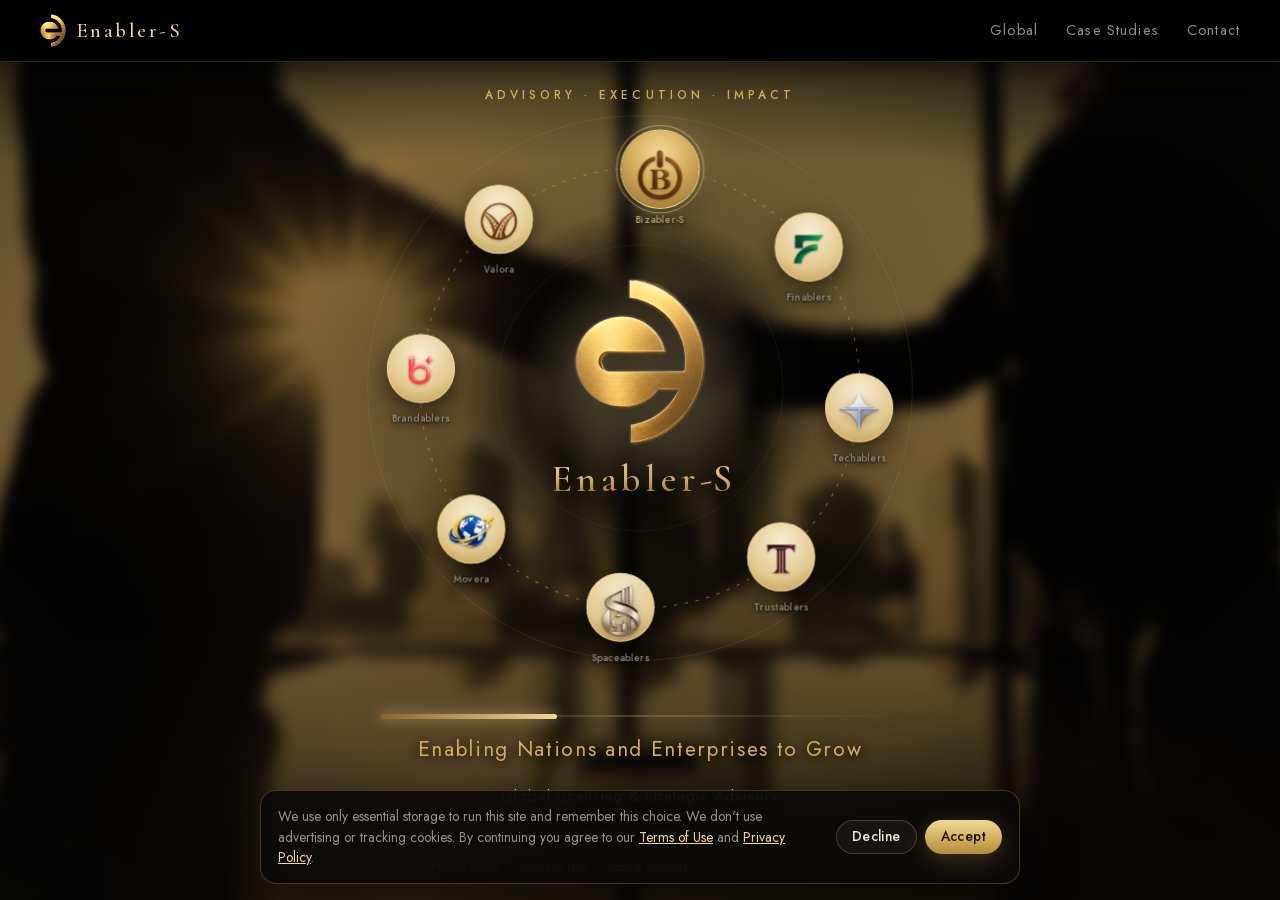
<file: index.html>
<!doctype html>
<html lang="en">
<head>
  <meta charset="utf-8">
  <meta name="viewport" content="width=device-width, initial-scale=1, viewport-fit=cover">
  <title>Enabler-S | Enabling Nations and Enterprises to Grow</title>
  <meta name="description" content="Enabler-S FZE LLC is a Dubai-based global advisory and business execution firm. Eight service pillars, one extended business partner.">
  <link rel="canonical" href="https://enabler-s.vercel.app/">
  <meta property="og:type" content="website">
  <meta property="og:site_name" content="Enabler-S">
  <meta property="og:title" content="Enabler-S | Enabling Nations and Enterprises to Grow">
  <meta property="og:description" content="Enabler-S FZE LLC is a Dubai-based global advisory and business execution firm. Eight service pillars, one extended business partner.">
  <meta property="og:url" content="https://enabler-s.vercel.app/">
  <meta property="og:image" content="https://enabler-s.vercel.app/assets/og.jpg">
  <meta property="og:image:width" content="1200">
  <meta property="og:image:height" content="630">
  <meta name="twitter:card" content="summary_large_image">
  <meta name="theme-color" content="#070605">
  <link rel="icon" href="assets/favicon.png" type="image/png">
  <link rel="apple-touch-icon" href="/apple-touch-icon.png">
  <!-- Fonts are self-hosted (fonts/enabler.css) so the page never waits on Google -->
  <link rel="preload" href="fonts/files/jost-normal-latin-0428ef.woff2" as="font" type="font/woff2" crossorigin>
  <link rel="preload" href="fonts/files/cormorant-garamond-normal-latin-e99b45.woff2" as="font" type="font/woff2" crossorigin>
  <link rel="stylesheet" href="fonts/enabler.css">
  <link rel="stylesheet" href="css/styles.css">
  <script src="js/data.js" defer></script>
  <script src="js/main.js" defer></script>
</head>
<body>
  <!-- Boardroom handshake loop, colour-graded to the brand gold (source: 358512_medium.mp4).
       Fixed behind the whole page, so it carries on behind the contact section too. -->
  <div class="hero-video" aria-hidden="true">
    <video id="hero-video" autoplay muted loop playsinline preload="auto" poster="assets/video/boardroom-poster.jpg">
      <source src="assets/video/boardroom-720.mp4" type="video/mp4" media="(max-width: 900px)">
      <source src="assets/video/boardroom-1080.mp4" type="video/mp4">
    </video>
  </div>

  <header class="top">
    <a class="brand" href="#hero" aria-label="Enabler-S home">
      <img src="assets/logo-mark.webp" alt="" width="408" height="512">
      <span>Enabler-S</span>
    </a>
    <nav aria-label="Main">
      <a href="global.html">Global</a>
      <a href="case-studies.html">Case Studies</a>
      <a href="contact.html">Contact</a>
    </nav>
  </header>

  <main>
    <section class="hero" id="hero">
      <p class="eyebrow">Advisory · Execution · Impact</p>

      <!-- Enabler-S sits at the centre; the eight pillar discs orbit it (positions set in main.js) -->
      <div class="orbit" id="orbit">
        <svg class="orbit-rings" viewBox="0 0 100 100" aria-hidden="true">
          <circle cx="50" cy="50" r="49.5"/>
          <circle class="dash" cx="50" cy="50" r="40"/>
          <circle cx="50" cy="50" r="26"/>
        </svg>
        <div class="orbit-core">
          <div class="halo" aria-hidden="true"></div>
          <img src="assets/logo-mark.webp" alt="" width="408" height="512" fetchpriority="high">
          <h1 class="wordmark">Enabler<span>-S</span></h1>
        </div>
        <div class="tabs" role="group" aria-label="Enabler-S brands" id="tabs"></div>
      </div>

      <div class="rule" aria-hidden="true"><span></span></div>
      <p class="tagline">Enabling Nations and Enterprises to Grow</p>
      <p class="cue-title" id="cue-title" aria-live="polite"></p>
      <!-- Phones: the orbit is too small for descriptions, so the brands are also listed here (hidden on desktop) -->
      <ul class="brand-list" id="brand-list" aria-label="Enabler-S brands"></ul>
      <a class="scroll-cue" href="contact.html">Get in touch <span class="arrow" aria-hidden="true">→</span></a>
      <!-- The home page is one screen: the legal links sit at its foot; contact details live on contact.html -->
      <p class="legal-links home-legal"><a href="privacy.html">Privacy Policy</a><span aria-hidden="true">·</span><a href="terms.html">Terms of Use</a><span aria-hidden="true">·</span><button type="button" class="linklike" id="cookie-settings">Cookie settings</button><span aria-hidden="true">·</span><span>© <span id="year"></span> Enabler-S FZE LLC</span></p>
    </section>

  </main>

  <!-- Cookie & terms notice: shown until the visitor accepts or declines (choice kept in this browser only) -->
  <div class="consent" id="consent" role="region" aria-label="Cookies and terms" hidden>
    <p>We use only essential storage to run this site and remember this choice. We don't use advertising or tracking cookies.
      By continuing you agree to our <a href="terms.html">Terms of Use</a> and <a href="privacy.html">Privacy Policy</a>.</p>
    <div class="consent-actions">
      <button type="button" class="btn btn-ghost btn-sm" id="consent-decline">Decline</button>
      <button type="button" class="btn btn-gold btn-sm" id="consent-accept">Accept</button>
    </div>
  </div>
</body>
</html>
</file>
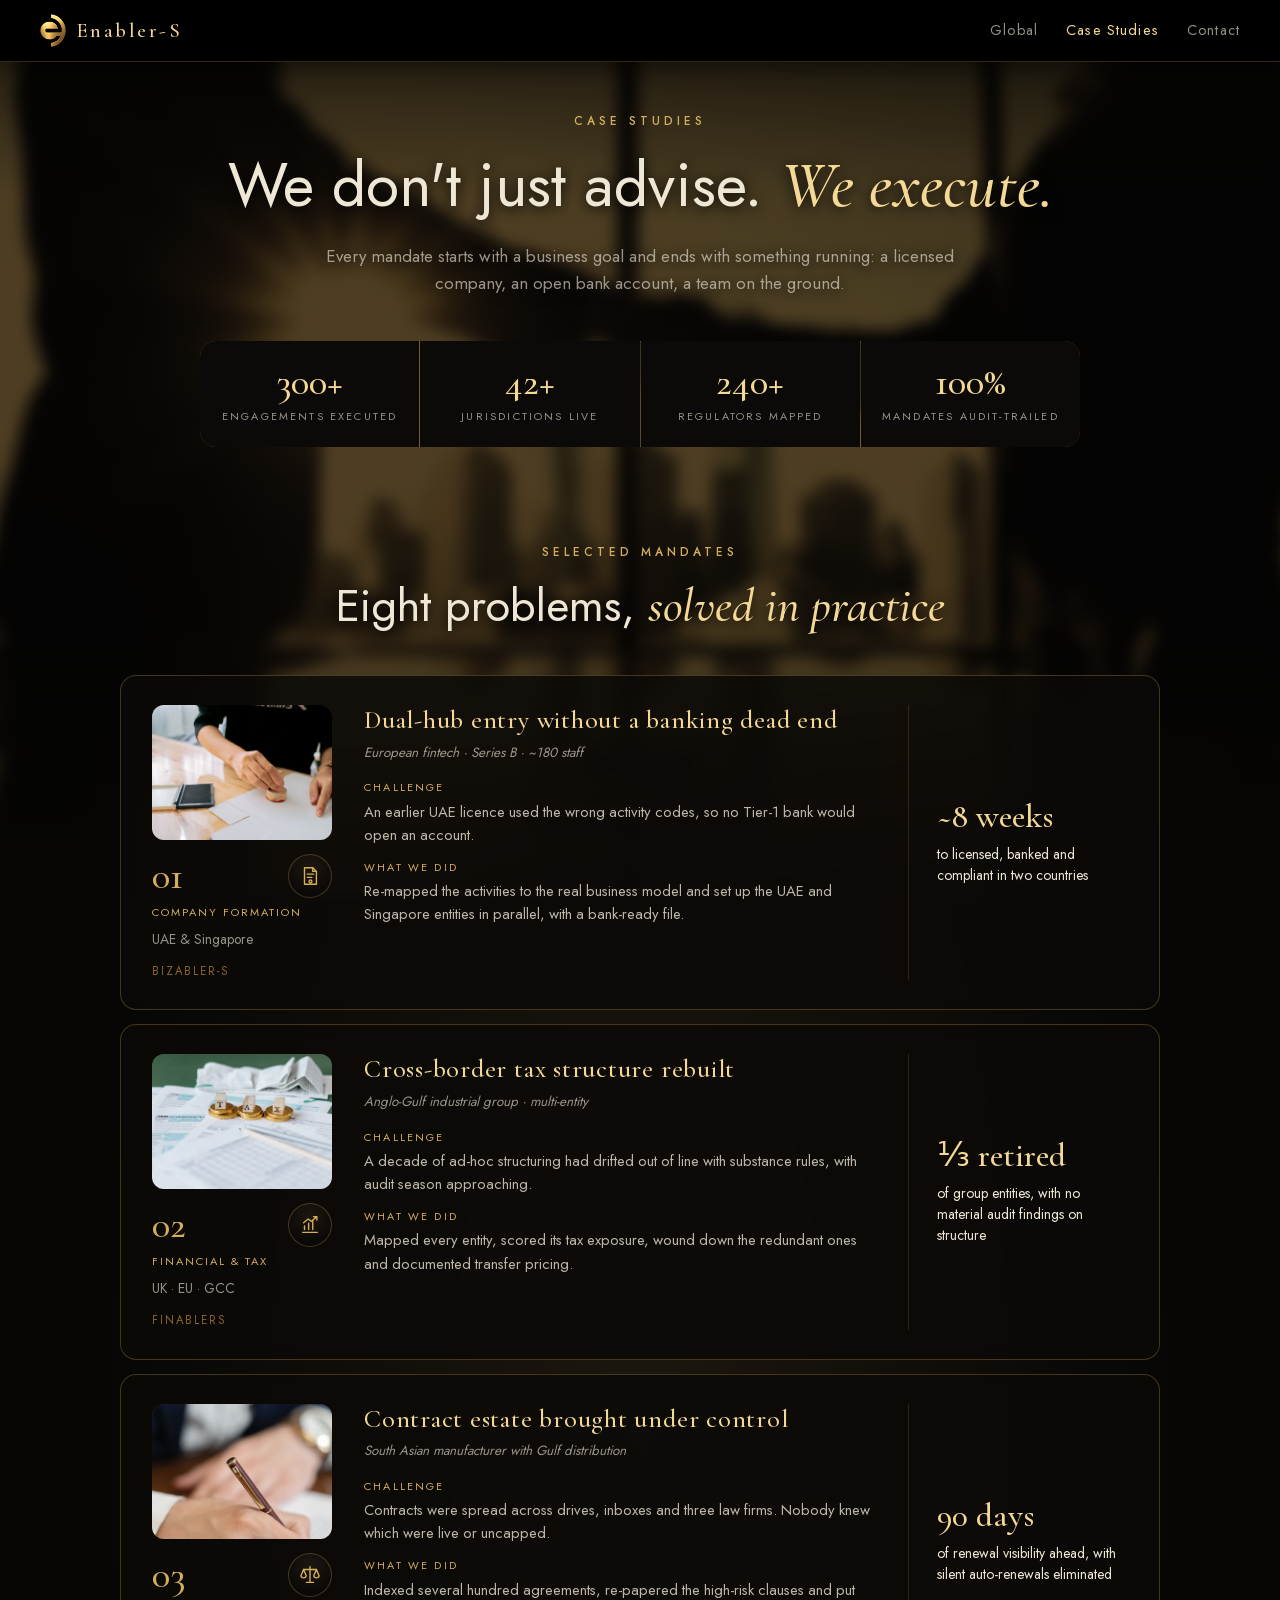
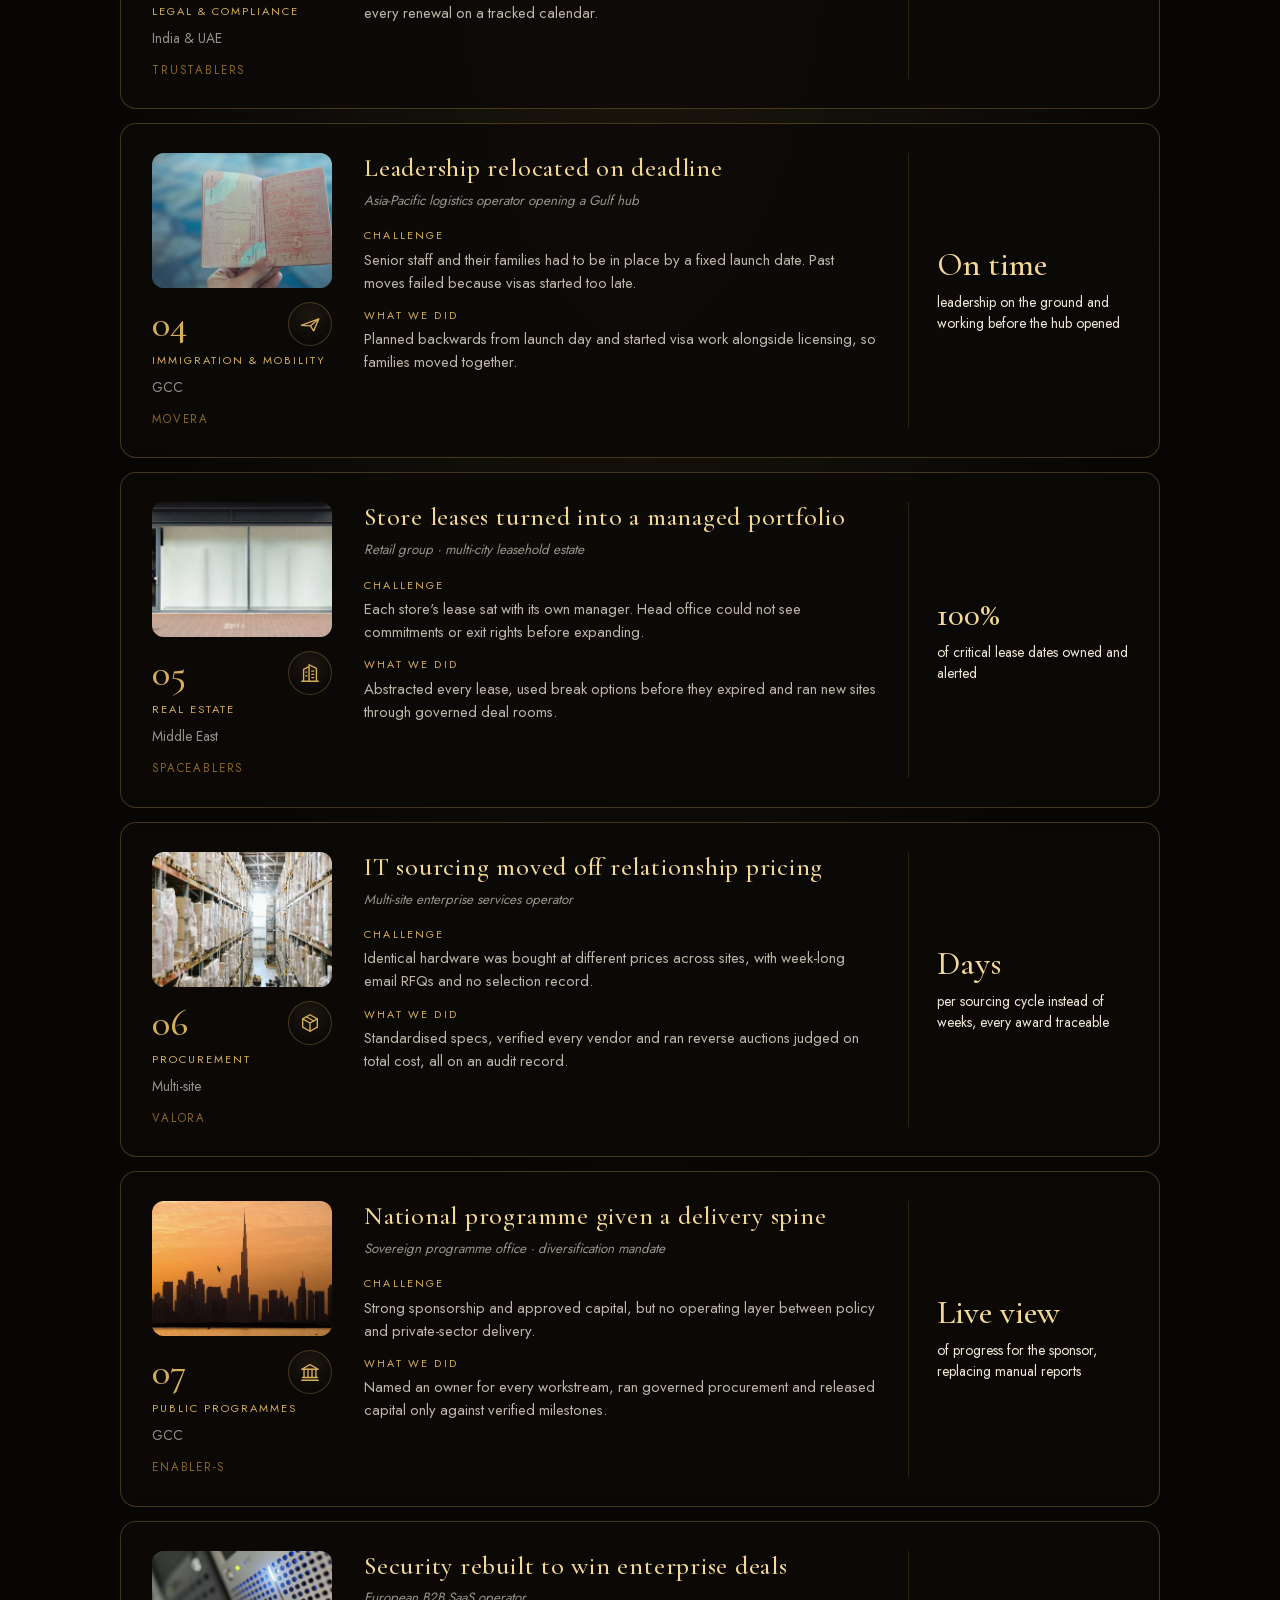
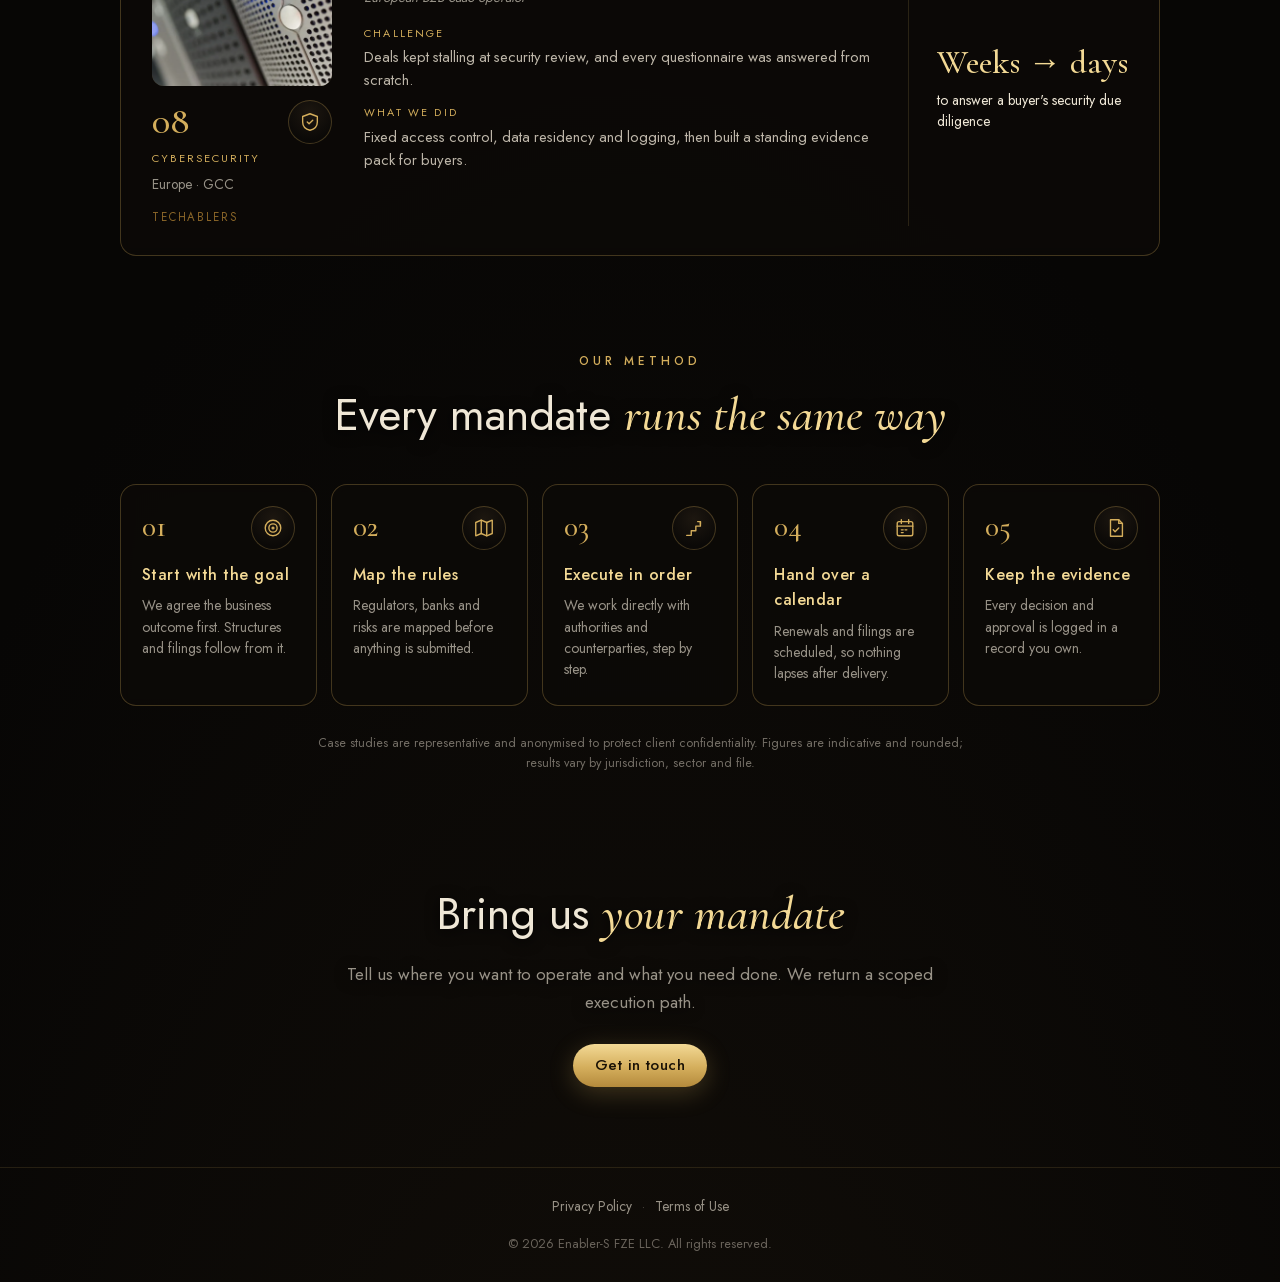
<file: case-studies.html>
<!doctype html>
<html lang="en">
<head>
  <meta charset="utf-8">
  <meta name="viewport" content="width=device-width, initial-scale=1, viewport-fit=cover">
  <title>Case Studies | Enabler-S</title>
  <meta name="description" content="Representative Enabler-S mandates across formation, finance, legal, mobility, real estate, procurement, public programmes and cybersecurity.">
  <link rel="canonical" href="https://enabler-s.vercel.app/case-studies">
  <meta property="og:type" content="website">
  <meta property="og:site_name" content="Enabler-S">
  <meta property="og:title" content="Case Studies | Enabler-S">
  <meta property="og:description" content="Representative Enabler-S mandates across formation, finance, legal, mobility, real estate, procurement, public programmes and cybersecurity.">
  <meta property="og:url" content="https://enabler-s.vercel.app/case-studies">
  <meta property="og:image" content="https://enabler-s.vercel.app/assets/og.jpg">
  <meta name="twitter:card" content="summary_large_image">
  <meta name="theme-color" content="#070605">
  <link rel="icon" href="assets/favicon.png" type="image/png">
  <link rel="apple-touch-icon" href="/apple-touch-icon.png">
  <link rel="stylesheet" href="fonts/enabler.css">
  <link rel="stylesheet" href="css/styles.css">
</head>
<body class="subpage">
  <!-- Same gold-graded boardroom handshake loop as the home page, dimmed further behind the case studies -->
  <div class="hero-video page-video" aria-hidden="true">
    <video autoplay muted loop playsinline preload="metadata" poster="assets/video/boardroom-poster.jpg">
      <source src="assets/video/boardroom-720.mp4" type="video/mp4" media="(max-width: 900px)">
      <source src="assets/video/boardroom-1080.mp4" type="video/mp4">
    </video>
  </div>
  <header class="top">
    <a class="brand" href="index.html" aria-label="Enabler-S home">
      <img src="assets/logo-mark.webp" alt="" width="408" height="512">
      <span>Enabler-S</span>
    </a>
    <nav aria-label="Main">
      <a href="global.html">Global</a>
      <a href="case-studies.html" aria-current="page">Case Studies</a>
      <a href="contact.html">Contact</a>
    </nav>
  </header>

  <main>
    <!-- Case studies: condensed from enabler-s.com/case-studies -->
    <section class="block page-head" aria-labelledby="cases-title">
      <p class="eyebrow">Case studies</p>
      <h1 id="cases-title">We don't just advise. <em>We execute.</em></h1>
      <p class="lead">Every mandate starts with a business goal and ends with something running: a licensed company, an open bank account, a team on the ground.</p>
      <dl class="stats">
        <div><dt>Engagements executed</dt><dd>300+</dd></div>
        <div><dt>Jurisdictions live</dt><dd>42+</dd></div>
        <div><dt>Regulators mapped</dt><dd>240+</dd></div>
        <div><dt>Mandates audit-trailed</dt><dd>100%</dd></div>
      </dl>
    </section>

    <section class="block" aria-labelledby="mandates-title">
      <p class="eyebrow">Selected mandates</p>
      <h2 id="mandates-title">Eight problems, <em>solved in practice</em></h2>
      <ol class="case-list">
        <li class="case">
          <div class="case-meta"><div class="case-photo"><img src="assets/photos/licensing.webp" alt="" width="900" height="560" loading="lazy"></div><div class="case-top"><span class="num">01</span><span class="ico" aria-hidden="true"><svg viewBox="0 0 24 24"><path d="M6 3h9l4 4v14H6z"/><path d="M15 3v4h4"/><path d="M9 10h7M9 13.5h5"/><circle cx="12.5" cy="18" r="1.6"/></svg></span></div><p class="tag">Company formation</p><p class="where">UAE &amp; Singapore</p><p class="by">Bizabler-S</p></div>
          <div class="case-body">
            <h3>Dual-hub entry without a banking dead end</h3>
            <p class="client">European fintech · Series B · ~180 staff</p>
            <dl><div><dt>Challenge</dt><dd>An earlier UAE licence used the wrong activity codes, so no Tier-1 bank would open an account.</dd></div>
              <div><dt>What we did</dt><dd>Re-mapped the activities to the real business model and set up the UAE and Singapore entities in parallel, with a bank-ready file.</dd></div></dl>
          </div>
          <div class="case-result"><p class="big">~8 weeks</p><p>to licensed, banked and compliant in two countries</p></div>
        </li>
        <li class="case">
          <div class="case-meta"><div class="case-photo"><img src="assets/photos/tax.webp" alt="" width="900" height="560" loading="lazy"></div><div class="case-top"><span class="num">02</span><span class="ico" aria-hidden="true"><svg viewBox="0 0 24 24"><path d="M4 20h16"/><path d="M6 17v-4M10.5 17V10M15 17V7"/><path d="M5 9.5l5-4 3.5 2.5L19.5 3M16 3h3.5v3.5"/></svg></span></div><p class="tag">Financial &amp; tax</p><p class="where">UK · EU · GCC</p><p class="by">Finablers</p></div>
          <div class="case-body">
            <h3>Cross-border tax structure rebuilt</h3>
            <p class="client">Anglo-Gulf industrial group · multi-entity</p>
            <dl><div><dt>Challenge</dt><dd>A decade of ad-hoc structuring had drifted out of line with substance rules, with audit season approaching.</dd></div>
              <div><dt>What we did</dt><dd>Mapped every entity, scored its tax exposure, wound down the redundant ones and documented transfer pricing.</dd></div></dl>
          </div>
          <div class="case-result"><p class="big">⅓ retired</p><p>of group entities, with no material audit findings on structure</p></div>
        </li>
        <li class="case">
          <div class="case-meta"><div class="case-photo"><img src="assets/photos/contracts.webp" alt="" width="900" height="560" loading="lazy"></div><div class="case-top"><span class="num">03</span><span class="ico" aria-hidden="true"><svg viewBox="0 0 24 24"><path d="M12 3v17M8 20h8M5 6h14"/><path d="M5 6l-3 7a3.2 3.2 0 0 0 6 0zM19 6l-3 7a3.2 3.2 0 0 0 6 0z"/></svg></span></div><p class="tag">Legal &amp; compliance</p><p class="where">India &amp; UAE</p><p class="by">Trustablers</p></div>
          <div class="case-body">
            <h3>Contract estate brought under control</h3>
            <p class="client">South Asian manufacturer with Gulf distribution</p>
            <dl><div><dt>Challenge</dt><dd>Contracts were spread across drives, inboxes and three law firms. Nobody knew which were live or uncapped.</dd></div>
              <div><dt>What we did</dt><dd>Indexed several hundred agreements, re-papered the high-risk clauses and put every renewal on a tracked calendar.</dd></div></dl>
          </div>
          <div class="case-result"><p class="big">90 days</p><p>of renewal visibility ahead, with silent auto-renewals eliminated</p></div>
        </li>
        <li class="case">
          <div class="case-meta"><div class="case-photo"><img src="assets/photos/visas.webp" alt="" width="900" height="560" loading="lazy"></div><div class="case-top"><span class="num">04</span><span class="ico" aria-hidden="true"><svg viewBox="0 0 24 24"><path d="M2.5 13.5l19-7-5.5 13-3.5-5.5z"/><path d="M12.5 14l9-7.5"/></svg></span></div><p class="tag">Immigration &amp; mobility</p><p class="where">GCC</p><p class="by">Movera</p></div>
          <div class="case-body">
            <h3>Leadership relocated on deadline</h3>
            <p class="client">Asia-Pacific logistics operator opening a Gulf hub</p>
            <dl><div><dt>Challenge</dt><dd>Senior staff and their families had to be in place by a fixed launch date. Past moves failed because visas started too late.</dd></div>
              <div><dt>What we did</dt><dd>Planned backwards from launch day and started visa work alongside licensing, so families moved together.</dd></div></dl>
          </div>
          <div class="case-result"><p class="big">On time</p><p>leadership on the ground and working before the hub opened</p></div>
        </li>
        <li class="case">
          <div class="case-meta"><div class="case-photo"><img src="assets/photos/retail.webp" alt="" width="900" height="560" loading="lazy"></div><div class="case-top"><span class="num">05</span><span class="ico" aria-hidden="true"><svg viewBox="0 0 24 24"><path d="M3 21h18"/><path d="M5 21V8l6-3v16M11 21V3l8 4v14"/><path d="M14 10h2M14 13.5h2M14 17h2M7.5 11h1M7.5 15h1"/></svg></span></div><p class="tag">Real estate</p><p class="where">Middle East</p><p class="by">Spaceablers</p></div>
          <div class="case-body">
            <h3>Store leases turned into a managed portfolio</h3>
            <p class="client">Retail group · multi-city leasehold estate</p>
            <dl><div><dt>Challenge</dt><dd>Each store's lease sat with its own manager. Head office could not see commitments or exit rights before expanding.</dd></div>
              <div><dt>What we did</dt><dd>Abstracted every lease, used break options before they expired and ran new sites through governed deal rooms.</dd></div></dl>
          </div>
          <div class="case-result"><p class="big">100%</p><p>of critical lease dates owned and alerted</p></div>
        </li>
        <li class="case">
          <div class="case-meta"><div class="case-photo"><img src="assets/photos/procurement.webp" alt="" width="900" height="560" loading="lazy"></div><div class="case-top"><span class="num">06</span><span class="ico" aria-hidden="true"><svg viewBox="0 0 24 24"><path d="M12 3l8 4.5v9L12 21l-8-4.5v-9z"/><path d="M4 7.5L12 12l8-4.5M12 12v9"/><path d="M8 5.2l8 4.6"/></svg></span></div><p class="tag">Procurement</p><p class="where">Multi-site</p><p class="by">Valora</p></div>
          <div class="case-body">
            <h3>IT sourcing moved off relationship pricing</h3>
            <p class="client">Multi-site enterprise services operator</p>
            <dl><div><dt>Challenge</dt><dd>Identical hardware was bought at different prices across sites, with week-long email RFQs and no selection record.</dd></div>
              <div><dt>What we did</dt><dd>Standardised specs, verified every vendor and ran reverse auctions judged on total cost, all on an audit record.</dd></div></dl>
          </div>
          <div class="case-result"><p class="big">Days</p><p>per sourcing cycle instead of weeks, every award traceable</p></div>
        </li>
        <li class="case">
          <div class="case-meta"><div class="case-photo"><img src="assets/photos/gulf-skyline.webp" alt="" width="900" height="560" loading="lazy"></div><div class="case-top"><span class="num">07</span><span class="ico" aria-hidden="true"><svg viewBox="0 0 24 24"><path d="M3 9l9-5 9 5z"/><path d="M5.5 9v9M9.8 9v9M14.2 9v9M18.5 9v9"/><path d="M3 21h18M4 18h16"/></svg></span></div><p class="tag">Public programmes</p><p class="where">GCC</p><p class="by">Enabler-S</p></div>
          <div class="case-body">
            <h3>National programme given a delivery spine</h3>
            <p class="client">Sovereign programme office · diversification mandate</p>
            <dl><div><dt>Challenge</dt><dd>Strong sponsorship and approved capital, but no operating layer between policy and private-sector delivery.</dd></div>
              <div><dt>What we did</dt><dd>Named an owner for every workstream, ran governed procurement and released capital only against verified milestones.</dd></div></dl>
          </div>
          <div class="case-result"><p class="big">Live view</p><p>of progress for the sponsor, replacing manual reports</p></div>
        </li>
        <li class="case">
          <div class="case-meta"><div class="case-photo"><img src="assets/photos/technology.webp" alt="" width="900" height="560" loading="lazy"></div><div class="case-top"><span class="num">08</span><span class="ico" aria-hidden="true"><svg viewBox="0 0 24 24"><path d="M12 3l8 3v6c0 5-3.5 8-8 9-4.5-1-8-4-8-9V6z"/><path d="M9 12l2 2 4-4"/></svg></span></div><p class="tag">Cybersecurity</p><p class="where">Europe · GCC</p><p class="by">Techablers</p></div>
          <div class="case-body">
            <h3>Security rebuilt to win enterprise deals</h3>
            <p class="client">European B2B SaaS operator</p>
            <dl><div><dt>Challenge</dt><dd>Deals kept stalling at security review, and every questionnaire was answered from scratch.</dd></div>
              <div><dt>What we did</dt><dd>Fixed access control, data residency and logging, then built a standing evidence pack for buyers.</dd></div></dl>
          </div>
          <div class="case-result"><p class="big">Weeks → days</p><p>to answer a buyer's security due diligence</p></div>
        </li>
      </ol>
    </section>

    <section class="block" aria-labelledby="process-title">
      <p class="eyebrow">Our method</p>
      <h2 id="process-title">Every mandate <em>runs the same way</em></h2>
      <ol class="process">
        <li><div class="case-top"><span class="num">01</span><span class="ico" aria-hidden="true"><svg viewBox="0 0 24 24"><circle cx="12" cy="12" r="8.5"/><circle cx="12" cy="12" r="4.5"/><circle cx="12" cy="12" r="1"/></svg></span></div><h3>Start with the goal</h3><p>We agree the business outcome first. Structures and filings follow from it.</p></li>
        <li><div class="case-top"><span class="num">02</span><span class="ico" aria-hidden="true"><svg viewBox="0 0 24 24"><path d="M3 6l6-2.5 6 2.5 6-2.5v14.5l-6 2.5-6-2.5-6 2.5z"/><path d="M9 3.5V18M15 6v14.5"/></svg></span></div><h3>Map the rules</h3><p>Regulators, banks and risks are mapped before anything is submitted.</p></li>
        <li><div class="case-top"><span class="num">03</span><span class="ico" aria-hidden="true"><svg viewBox="0 0 24 24"><path d="M4 20h5v-5h5v-5h5V5"/><path d="M16 5h3v3"/></svg></span></div><h3>Execute in order</h3><p>We work directly with authorities and counterparties, step by step.</p></li>
        <li><div class="case-top"><span class="num">04</span><span class="ico" aria-hidden="true"><svg viewBox="0 0 24 24"><rect x="3.5" y="5" width="17" height="15.5" rx="2"/><path d="M3.5 10h17M8 3v4M16 3v4"/><path d="M8 14h2M12 14h2M8 17h2"/></svg></span></div><h3>Hand over a calendar</h3><p>Renewals and filings are scheduled, so nothing lapses after delivery.</p></li>
        <li><div class="case-top"><span class="num">05</span><span class="ico" aria-hidden="true"><svg viewBox="0 0 24 24"><path d="M6 3h9l4 4v14H6z"/><path d="M15 3v4h4"/><path d="M9 14l2 2 4-4"/></svg></span></div><h3>Keep the evidence</h3><p>Every decision and approval is logged in a record you own.</p></li>
      </ol>
      <p class="note">Case studies are representative and anonymised to protect client confidentiality. Figures are indicative and rounded; results vary by jurisdiction, sector and file.</p>
    </section>

    <section class="block cta">
      <h2>Bring us <em>your mandate</em></h2>
      <p class="lead">Tell us where you want to operate and what you need done. We return a scoped execution path.</p>
      <a class="btn btn-gold" href="contact.html">Get in touch</a>
    </section>
  </main>

  <footer class="sub-footer">
    <p class="legal-links"><a href="privacy.html">Privacy Policy</a><span aria-hidden="true">·</span><a href="terms.html">Terms of Use</a></p>
    <p class="fine">© 2026 Enabler-S FZE LLC. All rights reserved.</p>
  </footer>
</body>
</html>
</file>
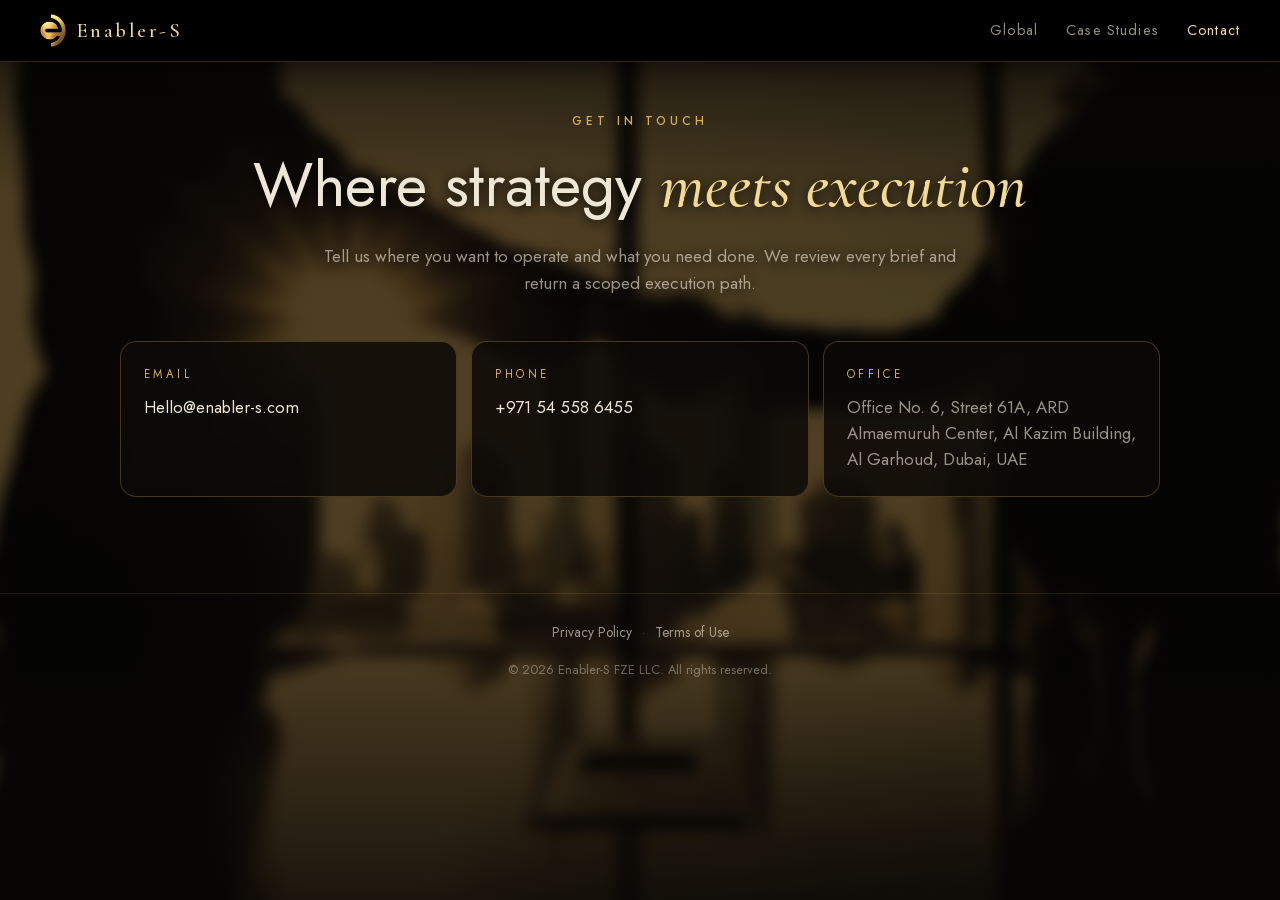
<file: contact.html>
<!doctype html>
<html lang="en">
<head>
  <meta charset="utf-8">
  <meta name="viewport" content="width=device-width, initial-scale=1, viewport-fit=cover">
  <title>Contact | Enabler-S</title>
  <meta name="description" content="Contact Enabler-S FZE LLC in Dubai: email, phone and office address.">
  <link rel="canonical" href="https://enabler-s.vercel.app/contact">
  <meta property="og:type" content="website">
  <meta property="og:site_name" content="Enabler-S">
  <meta property="og:title" content="Contact | Enabler-S">
  <meta property="og:description" content="Contact Enabler-S FZE LLC in Dubai: email, phone and office address.">
  <meta property="og:url" content="https://enabler-s.vercel.app/contact">
  <meta property="og:image" content="https://enabler-s.vercel.app/assets/og.jpg">
  <meta name="twitter:card" content="summary_large_image">
  <meta name="theme-color" content="#070605">
  <link rel="icon" href="assets/favicon.png" type="image/png">
  <link rel="apple-touch-icon" href="/apple-touch-icon.png">
  <link rel="stylesheet" href="fonts/enabler.css">
  <link rel="stylesheet" href="css/styles.css">
</head>
<body class="subpage">
  <!-- Same gold-graded boardroom handshake loop as the home page -->
  <div class="hero-video page-video" aria-hidden="true">
    <video autoplay muted loop playsinline preload="metadata" poster="assets/video/boardroom-poster.jpg">
      <source src="assets/video/boardroom-720.mp4" type="video/mp4" media="(max-width: 900px)">
      <source src="assets/video/boardroom-1080.mp4" type="video/mp4">
    </video>
  </div>
  <header class="top">
    <a class="brand" href="index.html" aria-label="Enabler-S home">
      <img src="assets/logo-mark.webp" alt="" width="408" height="512">
      <span>Enabler-S</span>
    </a>
    <nav aria-label="Main">
      <a href="global.html">Global</a>
      <a href="case-studies.html">Case Studies</a>
      <a href="contact.html" aria-current="page">Contact</a>
    </nav>
  </header>

  <main>
    <section class="block page-head contact-page" aria-labelledby="contact-title">
      <p class="eyebrow">Get in touch</p>
      <h1 id="contact-title">Where strategy <em>meets execution</em></h1>
      <p class="lead">Tell us where you want to operate and what you need done. We review every brief and return a scoped execution path.</p>
      <dl class="contact-cards">
        <div><dt>Email</dt><dd><a href="mailto:Hello@enabler-s.com">Hello@enabler-s.com</a></dd></div>
        <div><dt>Phone</dt><dd><a href="tel:+971545586455">+971 54 558 6455</a></dd></div>
        <div><dt>Office</dt><dd>Office No. 6, Street 61A, ARD Almaemuruh Center, Al Kazim Building, Al Garhoud, Dubai, UAE</dd></div>
      </dl>
    </section>
  </main>

  <footer class="sub-footer">
    <p class="legal-links"><a href="privacy.html">Privacy Policy</a><span aria-hidden="true">·</span><a href="terms.html">Terms of Use</a></p>
    <p class="fine">© 2026 Enabler-S FZE LLC. All rights reserved.</p>
  </footer>
</body>
</html>
</file>
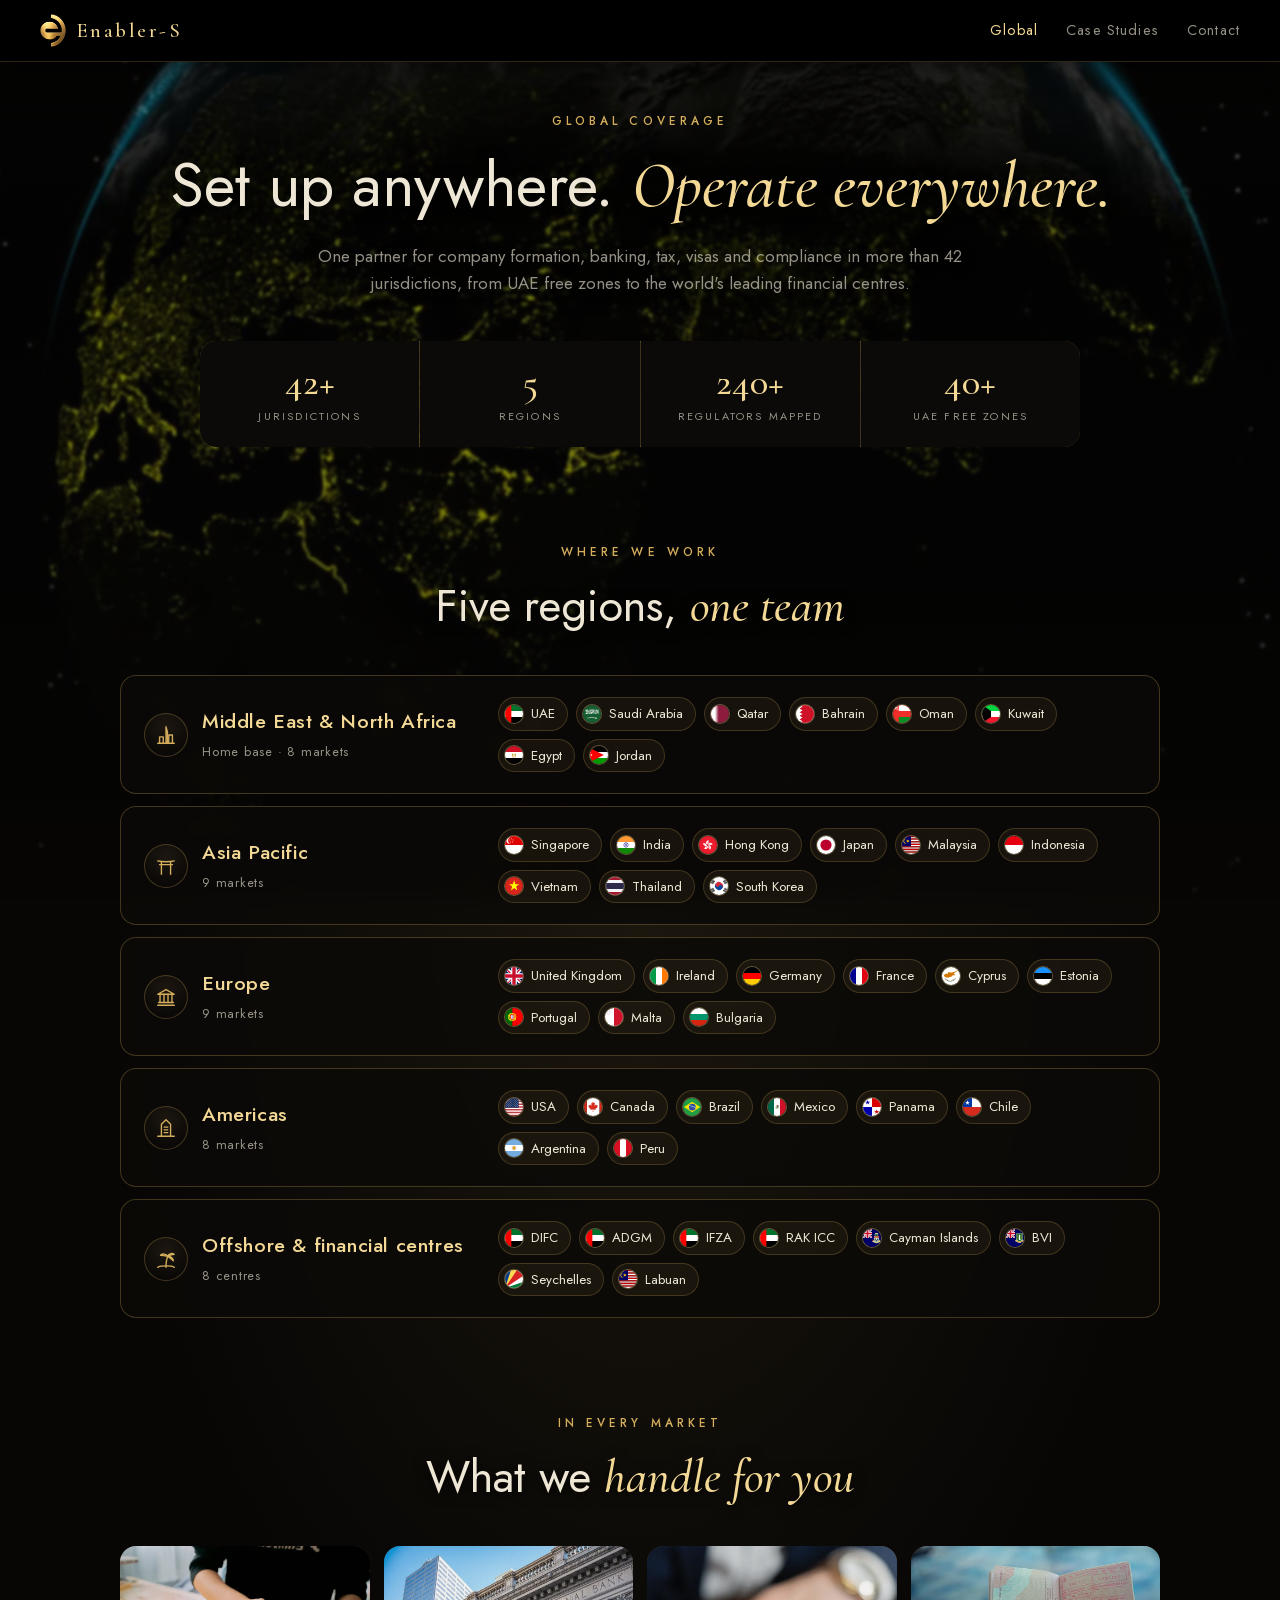
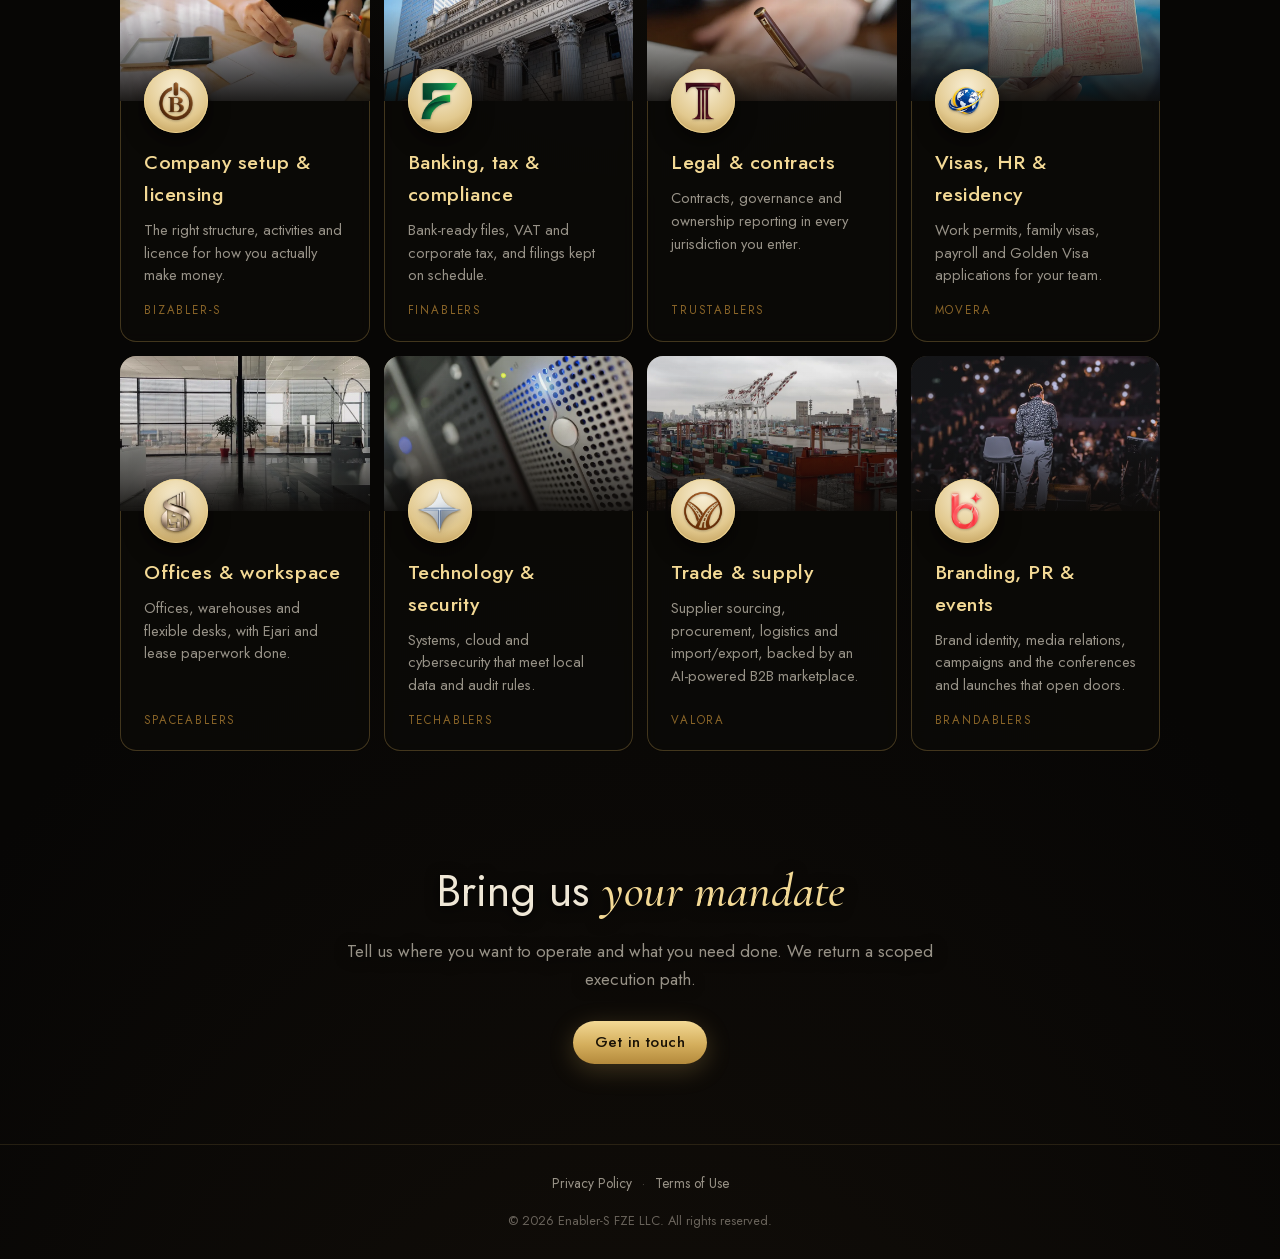
<file: global.html>
<!doctype html>
<html lang="en">
<head>
  <meta charset="utf-8">
  <meta name="viewport" content="width=device-width, initial-scale=1, viewport-fit=cover">
  <title>Global Coverage | Enabler-S</title>
  <meta name="description" content="Enabler-S works across 42+ jurisdictions in MENA, Asia Pacific, Europe, the Americas and offshore centres.">
  <link rel="canonical" href="https://enabler-s.vercel.app/global">
  <meta property="og:type" content="website">
  <meta property="og:site_name" content="Enabler-S">
  <meta property="og:title" content="Global Coverage | Enabler-S">
  <meta property="og:description" content="Enabler-S works across 42+ jurisdictions in MENA, Asia Pacific, Europe, the Americas and offshore centres.">
  <meta property="og:url" content="https://enabler-s.vercel.app/global">
  <meta property="og:image" content="https://enabler-s.vercel.app/assets/og.jpg">
  <meta name="twitter:card" content="summary_large_image">
  <meta name="theme-color" content="#070605">
  <link rel="icon" href="assets/favicon.png" type="image/png">
  <link rel="apple-touch-icon" href="/apple-touch-icon.png">
  <link rel="stylesheet" href="fonts/enabler.css">
  <link rel="stylesheet" href="css/styles.css">
</head>
<body class="subpage">
  <!-- Earth at night, gold city lights over Europe and the Middle East (Pexels 20481078), fixed behind the page -->
  <div class="hero-video page-video globe-video" aria-hidden="true">
    <video autoplay muted loop playsinline preload="metadata" poster="assets/video/globe-poster.jpg">
      <source src="assets/video/globe-720.mp4" type="video/mp4" media="(max-width: 900px)">
      <source src="assets/video/globe-1080.mp4" type="video/mp4">
    </video>
  </div>
  <header class="top">
    <a class="brand" href="index.html" aria-label="Enabler-S home">
      <img src="assets/logo-mark.webp" alt="" width="408" height="512">
      <span>Enabler-S</span>
    </a>
    <nav aria-label="Main">
      <a href="global.html" aria-current="page">Global</a>
      <a href="case-studies.html">Case Studies</a>
      <a href="contact.html">Contact</a>
    </nav>
  </header>

  <main>
    <!-- Global coverage: condensed from enabler-s.com/countries -->
    <section class="block page-head" aria-labelledby="global-title">
      <p class="eyebrow">Global coverage</p>
      <h1 id="global-title">Set up anywhere. <em>Operate everywhere.</em></h1>
      <p class="lead">One partner for company formation, banking, tax, visas and compliance in more than 42 jurisdictions, from UAE free zones to the world's leading financial centres.</p>
      <dl class="stats">
        <div><dt>Jurisdictions</dt><dd>42+</dd></div>
        <div><dt>Regions</dt><dd>5</dd></div>
        <div><dt>Regulators mapped</dt><dd>240+</dd></div>
        <div><dt>UAE free zones</dt><dd>40+</dd></div>
      </dl>
    </section>

    <section class="block" aria-labelledby="regions-title">
      <p class="eyebrow">Where we work</p>
      <h2 id="regions-title">Five regions, <em>one team</em></h2>
      <ul class="region-list">
        <li>
          <div class="rl-head"><span class="ico" aria-hidden="true"><svg viewBox="0 0 24 24"><path d="M3 21h18"/><path d="M12 21V3l1.6 6v12"/><path d="M5 21v-7h4v7M15 21v-9h4v9"/></svg></span><div><h3>Middle East &amp; North Africa</h3><span>Home base · 8 markets</span></div></div>
          <ul class="chips"><li><img class="flag" src="assets/flags/ae.svg" alt="" width="20" height="20">UAE</li><li><img class="flag" src="assets/flags/sa.svg" alt="" width="20" height="20">Saudi Arabia</li><li><img class="flag" src="assets/flags/qa.svg" alt="" width="20" height="20">Qatar</li><li><img class="flag" src="assets/flags/bh.svg" alt="" width="20" height="20">Bahrain</li><li><img class="flag" src="assets/flags/om.svg" alt="" width="20" height="20">Oman</li><li><img class="flag" src="assets/flags/kw.svg" alt="" width="20" height="20">Kuwait</li><li><img class="flag" src="assets/flags/eg.svg" alt="" width="20" height="20">Egypt</li><li><img class="flag" src="assets/flags/jo.svg" alt="" width="20" height="20">Jordan</li></ul>
        </li>
        <li>
          <div class="rl-head"><span class="ico" aria-hidden="true"><svg viewBox="0 0 24 24"><path d="M3 6.5c4.5 1.2 13.5 1.2 18 0"/><path d="M5 10.5h14"/><path d="M7 7.5V21M17 7.5V21"/></svg></span><div><h3>Asia Pacific</h3><span>9 markets</span></div></div>
          <ul class="chips"><li><img class="flag" src="assets/flags/sg.svg" alt="" width="20" height="20">Singapore</li><li><img class="flag" src="assets/flags/in.svg" alt="" width="20" height="20">India</li><li><img class="flag" src="assets/flags/hk.svg" alt="" width="20" height="20">Hong Kong</li><li><img class="flag" src="assets/flags/jp.svg" alt="" width="20" height="20">Japan</li><li><img class="flag" src="assets/flags/my.svg" alt="" width="20" height="20">Malaysia</li><li><img class="flag" src="assets/flags/id.svg" alt="" width="20" height="20">Indonesia</li><li><img class="flag" src="assets/flags/vn.svg" alt="" width="20" height="20">Vietnam</li><li><img class="flag" src="assets/flags/th.svg" alt="" width="20" height="20">Thailand</li><li><img class="flag" src="assets/flags/kr.svg" alt="" width="20" height="20">South Korea</li></ul>
        </li>
        <li>
          <div class="rl-head"><span class="ico" aria-hidden="true"><svg viewBox="0 0 24 24"><path d="M3 9l9-5 9 5z"/><path d="M5.5 9v9M9.8 9v9M14.2 9v9M18.5 9v9"/><path d="M3 21h18M4 18h16"/></svg></span><div><h3>Europe</h3><span>9 markets</span></div></div>
          <ul class="chips"><li><img class="flag" src="assets/flags/gb.svg" alt="" width="20" height="20">United Kingdom</li><li><img class="flag" src="assets/flags/ie.svg" alt="" width="20" height="20">Ireland</li><li><img class="flag" src="assets/flags/de.svg" alt="" width="20" height="20">Germany</li><li><img class="flag" src="assets/flags/fr.svg" alt="" width="20" height="20">France</li><li><img class="flag" src="assets/flags/cy.svg" alt="" width="20" height="20">Cyprus</li><li><img class="flag" src="assets/flags/ee.svg" alt="" width="20" height="20">Estonia</li><li><img class="flag" src="assets/flags/pt.svg" alt="" width="20" height="20">Portugal</li><li><img class="flag" src="assets/flags/mt.svg" alt="" width="20" height="20">Malta</li><li><img class="flag" src="assets/flags/bg.svg" alt="" width="20" height="20">Bulgaria</li></ul>
        </li>
        <li>
          <div class="rl-head"><span class="ico" aria-hidden="true"><svg viewBox="0 0 24 24"><path d="M3 21h18"/><path d="M7 21V8l5-5 5 5v13"/><path d="M10 11h4M10 14h4M10 17h4"/></svg></span><div><h3>Americas</h3><span>8 markets</span></div></div>
          <ul class="chips"><li><img class="flag" src="assets/flags/us.svg" alt="" width="20" height="20">USA</li><li><img class="flag" src="assets/flags/ca.svg" alt="" width="20" height="20">Canada</li><li><img class="flag" src="assets/flags/br.svg" alt="" width="20" height="20">Brazil</li><li><img class="flag" src="assets/flags/mx.svg" alt="" width="20" height="20">Mexico</li><li><img class="flag" src="assets/flags/pa.svg" alt="" width="20" height="20">Panama</li><li><img class="flag" src="assets/flags/cl.svg" alt="" width="20" height="20">Chile</li><li><img class="flag" src="assets/flags/ar.svg" alt="" width="20" height="20">Argentina</li><li><img class="flag" src="assets/flags/pe.svg" alt="" width="20" height="20">Peru</li></ul>
        </li>
        <li>
          <div class="rl-head"><span class="ico" aria-hidden="true"><svg viewBox="0 0 24 24"><path d="M12 21c0-5 .6-9 2-12"/><path d="M14 9c-2-3-6-3-8-1 3 0 5 .4 8 1z"/><path d="M14 9c1-3 5-4 7-2-3 0-5 1-7 2z"/><path d="M14 9c3 0 6 2 6 5-2-2-4-3-6-5z"/><path d="M3 21c3-2 15-2 18 0"/></svg></span><div><h3>Offshore &amp; financial centres</h3><span>8 centres</span></div></div>
          <ul class="chips"><li><img class="flag" src="assets/flags/ae.svg" alt="" width="20" height="20">DIFC</li><li><img class="flag" src="assets/flags/ae.svg" alt="" width="20" height="20">ADGM</li><li><img class="flag" src="assets/flags/ae.svg" alt="" width="20" height="20">IFZA</li><li><img class="flag" src="assets/flags/ae.svg" alt="" width="20" height="20">RAK ICC</li><li><img class="flag" src="assets/flags/ky.svg" alt="" width="20" height="20">Cayman Islands</li><li><img class="flag" src="assets/flags/vg.svg" alt="" width="20" height="20">BVI</li><li><img class="flag" src="assets/flags/sc.svg" alt="" width="20" height="20">Seychelles</li><li><img class="flag" src="assets/flags/my.svg" alt="" width="20" height="20">Labuan</li></ul>
        </li>
      </ul>
    </section>

    <section class="block" aria-labelledby="handle-title">
      <p class="eyebrow">In every market</p>
      <h2 id="handle-title">What we <em>handle for you</em></h2>
      <ul class="services">
        <li>
          <div class="svc-photo"><img src="assets/photos/licensing.webp" alt="" width="900" height="560" loading="lazy"></div>
          <div class="svc-body">
            <span class="svc-logo"><img src="assets/bizablers-mark.webp" alt="" width="256" height="256"></span>
            <h3>Company setup &amp; licensing</h3><p>The right structure, activities and licence for how you actually make money.</p><p class="by">Bizabler-S</p>
          </div>
        </li>
        <li>
          <div class="svc-photo"><img src="assets/photos/banking.webp" alt="" width="900" height="560" loading="lazy"></div>
          <div class="svc-body">
            <span class="svc-logo"><img src="assets/finabler-mark.webp" alt="" width="256" height="256"></span>
            <h3>Banking, tax &amp; compliance</h3><p>Bank-ready files, VAT and corporate tax, and filings kept on schedule.</p><p class="by">Finablers</p>
          </div>
        </li>
        <li>
          <div class="svc-photo"><img src="assets/photos/contracts.webp" alt="" width="900" height="560" loading="lazy"></div>
          <div class="svc-body">
            <span class="svc-logo"><img src="assets/trustablers-mark.webp" alt="" width="256" height="256"></span>
            <h3>Legal &amp; contracts</h3><p>Contracts, governance and ownership reporting in every jurisdiction you enter.</p><p class="by">Trustablers</p>
          </div>
        </li>
        <li>
          <div class="svc-photo"><img src="assets/photos/visas.webp" alt="" width="900" height="560" loading="lazy"></div>
          <div class="svc-body">
            <span class="svc-logo"><img src="assets/movera-mark.webp" alt="" width="256" height="256"></span>
            <h3>Visas, HR &amp; residency</h3><p>Work permits, family visas, payroll and Golden Visa applications for your team.</p><p class="by">Movera</p>
          </div>
        </li>
        <li>
          <div class="svc-photo"><img src="assets/photos/workspace.webp" alt="" width="900" height="560" loading="lazy"></div>
          <div class="svc-body">
            <span class="svc-logo"><img src="assets/spaceablers-mark.webp" alt="" width="256" height="256" data-shadow></span>
            <h3>Offices &amp; workspace</h3><p>Offices, warehouses and flexible desks, with Ejari and lease paperwork done.</p><p class="by">Spaceablers</p>
          </div>
        </li>
        <li>
          <div class="svc-photo"><img src="assets/photos/technology.webp" alt="" width="900" height="560" loading="lazy"></div>
          <div class="svc-body">
            <span class="svc-logo"><img src="assets/techablers-mark.webp" alt="" width="256" height="256" data-shadow></span>
            <h3>Technology &amp; security</h3><p>Systems, cloud and cybersecurity that meet local data and audit rules.</p><p class="by">Techablers</p>
          </div>
        </li>
        <li>
          <div class="svc-photo"><img src="assets/photos/trade.webp" alt="" width="900" height="560" loading="lazy"></div>
          <div class="svc-body">
            <span class="svc-logo"><img src="assets/valora-mark.webp" alt="" width="256" height="256"></span>
            <h3>Trade &amp; supply</h3><p>Supplier sourcing, procurement, logistics and import/export, backed by an AI-powered B2B marketplace.</p><p class="by">Valora</p>
          </div>
        </li>
        <li>
          <div class="svc-photo"><img src="assets/photos/events.webp" alt="" width="900" height="560" loading="lazy"></div>
          <div class="svc-body">
            <span class="svc-logo"><img src="assets/brandora-mark.webp" alt="" width="256" height="256"></span>
            <h3>Branding, PR &amp; events</h3><p>Brand identity, media relations, campaigns and the conferences and launches that open doors.</p><p class="by">Brandablers</p>
          </div>
        </li>
      </ul>
    </section>

    <section class="block cta">
      <h2>Bring us <em>your mandate</em></h2>
      <p class="lead">Tell us where you want to operate and what you need done. We return a scoped execution path.</p>
      <a class="btn btn-gold" href="contact.html">Get in touch</a>
    </section>
  </main>

  <footer class="sub-footer">
    <p class="legal-links"><a href="privacy.html">Privacy Policy</a><span aria-hidden="true">·</span><a href="terms.html">Terms of Use</a></p>
    <p class="fine">© 2026 Enabler-S FZE LLC. All rights reserved.</p>
  </footer>
</body>
</html>
</file>
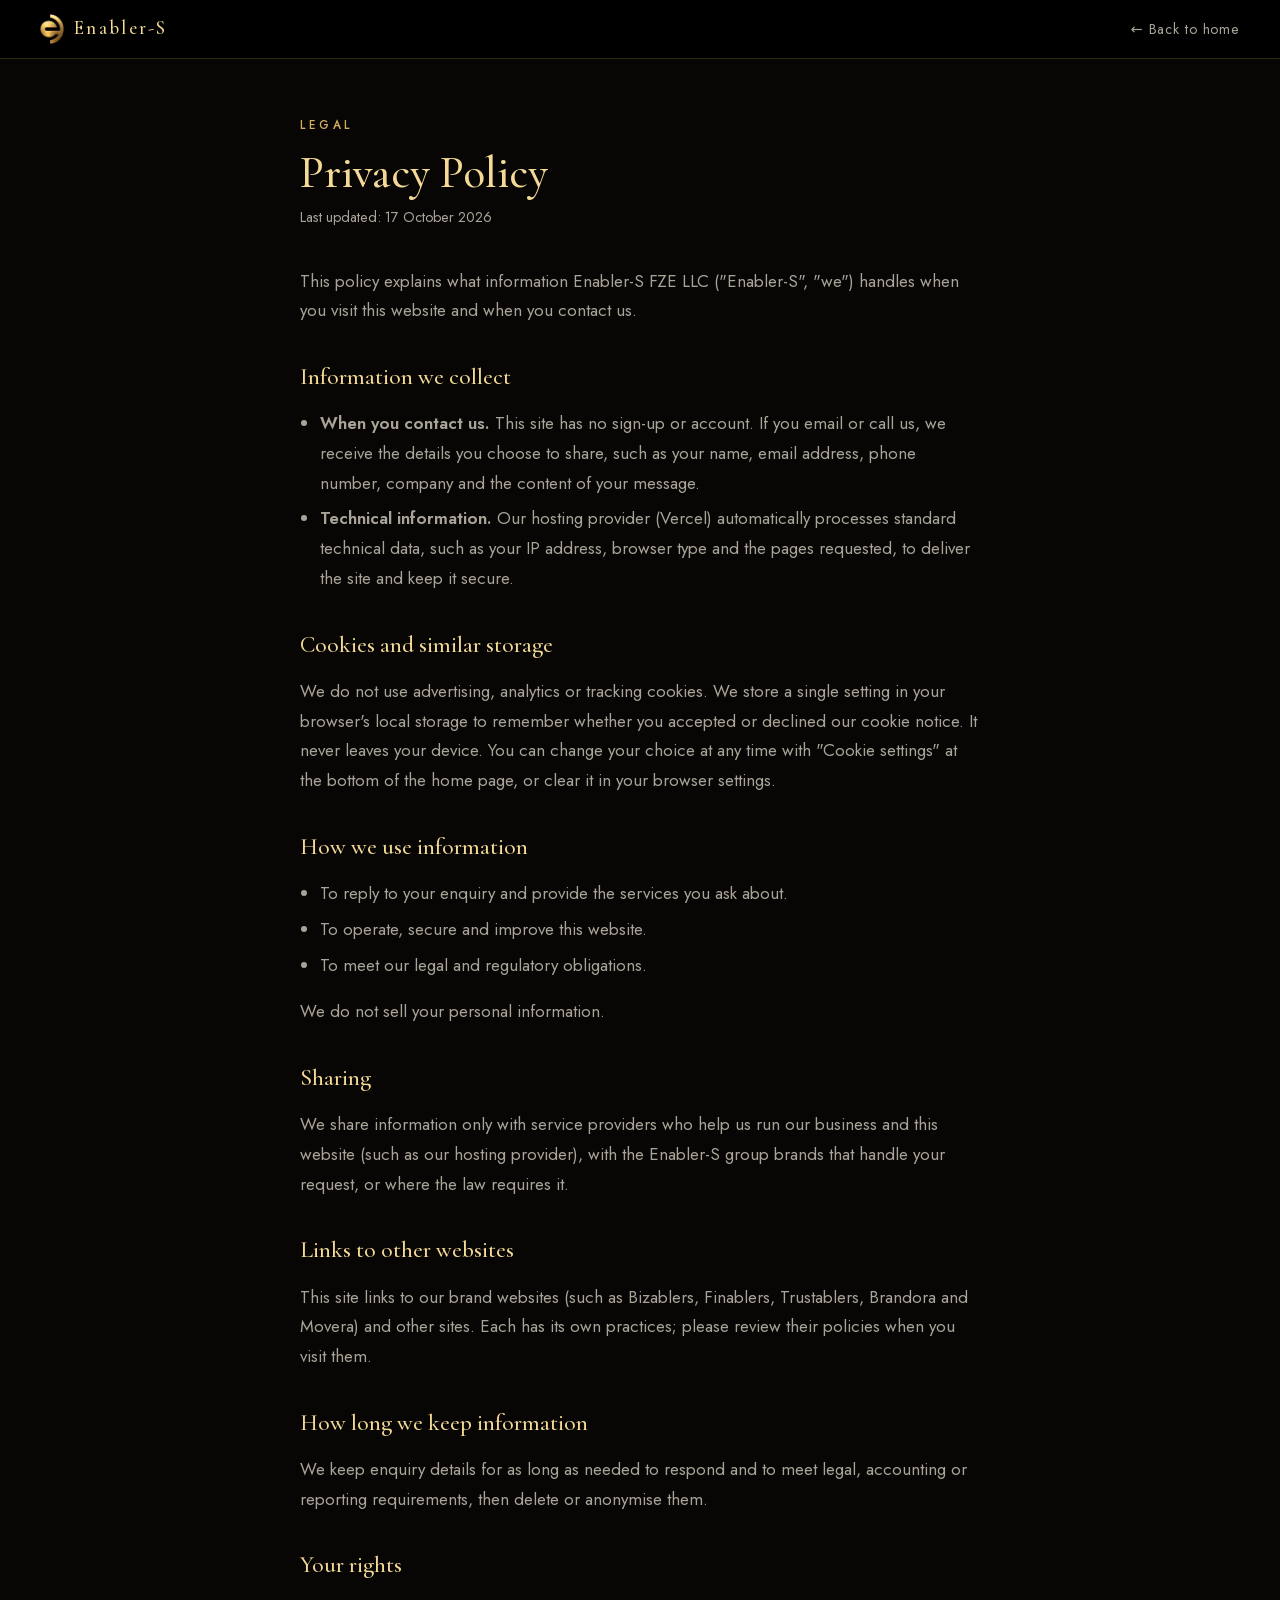
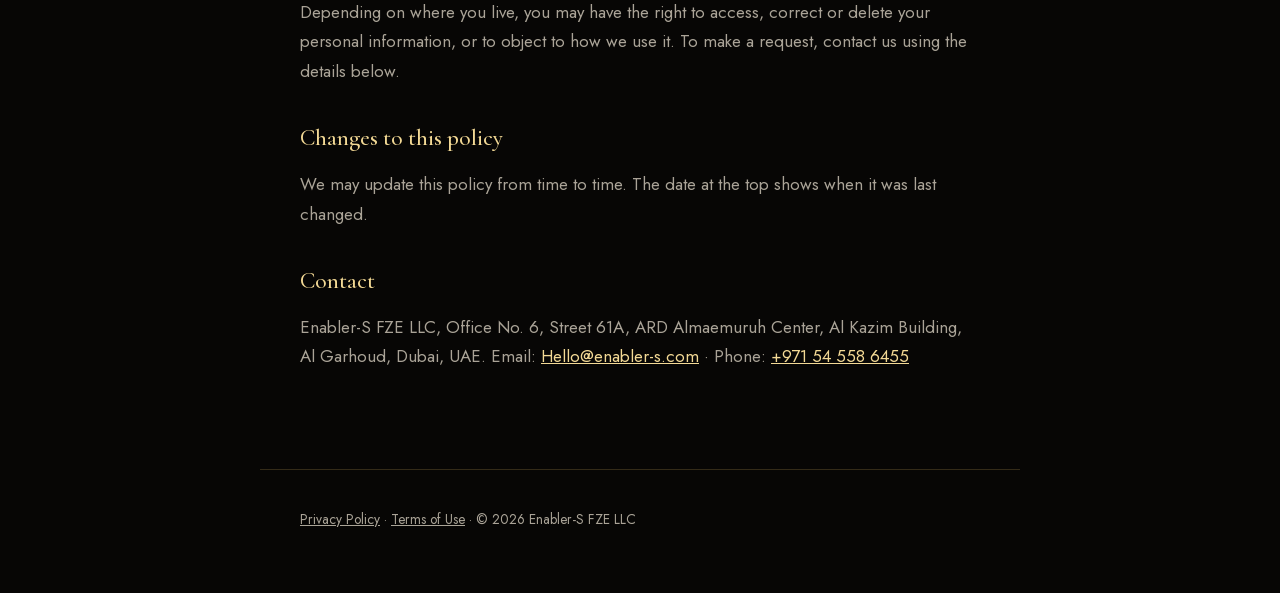
<file: privacy.html>
<!doctype html>
<html lang="en">
<head>
  <meta charset="utf-8">
  <meta name="viewport" content="width=device-width, initial-scale=1">
  <title>Privacy Policy | Enabler-S</title>
  <meta name="description" content="How Enabler-S handles information when you visit this website or contact us.">
  <link rel="canonical" href="https://enabler-s.vercel.app/privacy">
  <link rel="icon" href="assets/favicon.png" type="image/png">
  <link rel="apple-touch-icon" href="/apple-touch-icon.png">
  <link rel="stylesheet" href="fonts/enabler.css">
  <link rel="stylesheet" href="css/legal.css">
</head>
<body>
  <header class="bar">
    <a href="index.html" aria-label="Enabler-S home"><img src="assets/logo-mark.webp" alt="" width="408" height="512">Enabler-S</a>
    <a class="back" href="index.html">← Back to home</a>
  </header>
  <main>
    <p class="eyebrow">Legal</p>
    <h1>Privacy Policy</h1>
    <p class="updated">Last updated: 17 October 2026</p>

    <p>This policy explains what information Enabler-S FZE LLC ("Enabler-S", "we") handles when you visit this website and when you contact us.</p>

    <h2>Information we collect</h2>
    <ul>
      <li><b>When you contact us.</b> This site has no sign-up or account. If you email or call us, we receive the details you choose to share, such as your name, email address, phone number, company and the content of your message.</li>
      <li><b>Technical information.</b> Our hosting provider (Vercel) automatically processes standard technical data, such as your IP address, browser type and the pages requested, to deliver the site and keep it secure.</li>
    </ul>

    <h2>Cookies and similar storage</h2>
    <p>We do not use advertising, analytics or tracking cookies. We store a single setting in your browser's local storage to remember whether you accepted or declined our cookie notice. It never leaves your device. You can change your choice at any time with "Cookie settings" at the bottom of the home page, or clear it in your browser settings.</p>

    <h2>How we use information</h2>
    <ul>
      <li>To reply to your enquiry and provide the services you ask about.</li>
      <li>To operate, secure and improve this website.</li>
      <li>To meet our legal and regulatory obligations.</li>
    </ul>
    <p>We do not sell your personal information.</p>

    <h2>Sharing</h2>
    <p>We share information only with service providers who help us run our business and this website (such as our hosting provider), with the Enabler-S group brands that handle your request, or where the law requires it.</p>

    <h2>Links to other websites</h2>
    <p>This site links to our brand websites (such as Bizablers, Finablers, Trustablers, Brandora and Movera) and other sites. Each has its own practices; please review their policies when you visit them.</p>

    <h2>How long we keep information</h2>
    <p>We keep enquiry details for as long as needed to respond and to meet legal, accounting or reporting requirements, then delete or anonymise them.</p>

    <h2>Your rights</h2>
    <p>Depending on where you live, you may have the right to access, correct or delete your personal information, or to object to how we use it. To make a request, contact us using the details below.</p>

    <h2>Changes to this policy</h2>
    <p>We may update this policy from time to time. The date at the top shows when it was last changed.</p>

    <h2>Contact</h2>
    <p>Enabler-S FZE LLC, Office No. 6, Street 61A, ARD Almaemuruh Center, Al Kazim Building, Al Garhoud, Dubai, UAE. Email: <a href="mailto:Hello@enabler-s.com">Hello@enabler-s.com</a> · Phone: <a href="tel:+971545586455">+971 54 558 6455</a></p>
  </main>
  <footer>
    <p><a href="privacy.html">Privacy Policy</a> · <a href="terms.html">Terms of Use</a> · © 2026 Enabler-S FZE LLC</p>
  </footer>
</body>
</html>
</file>
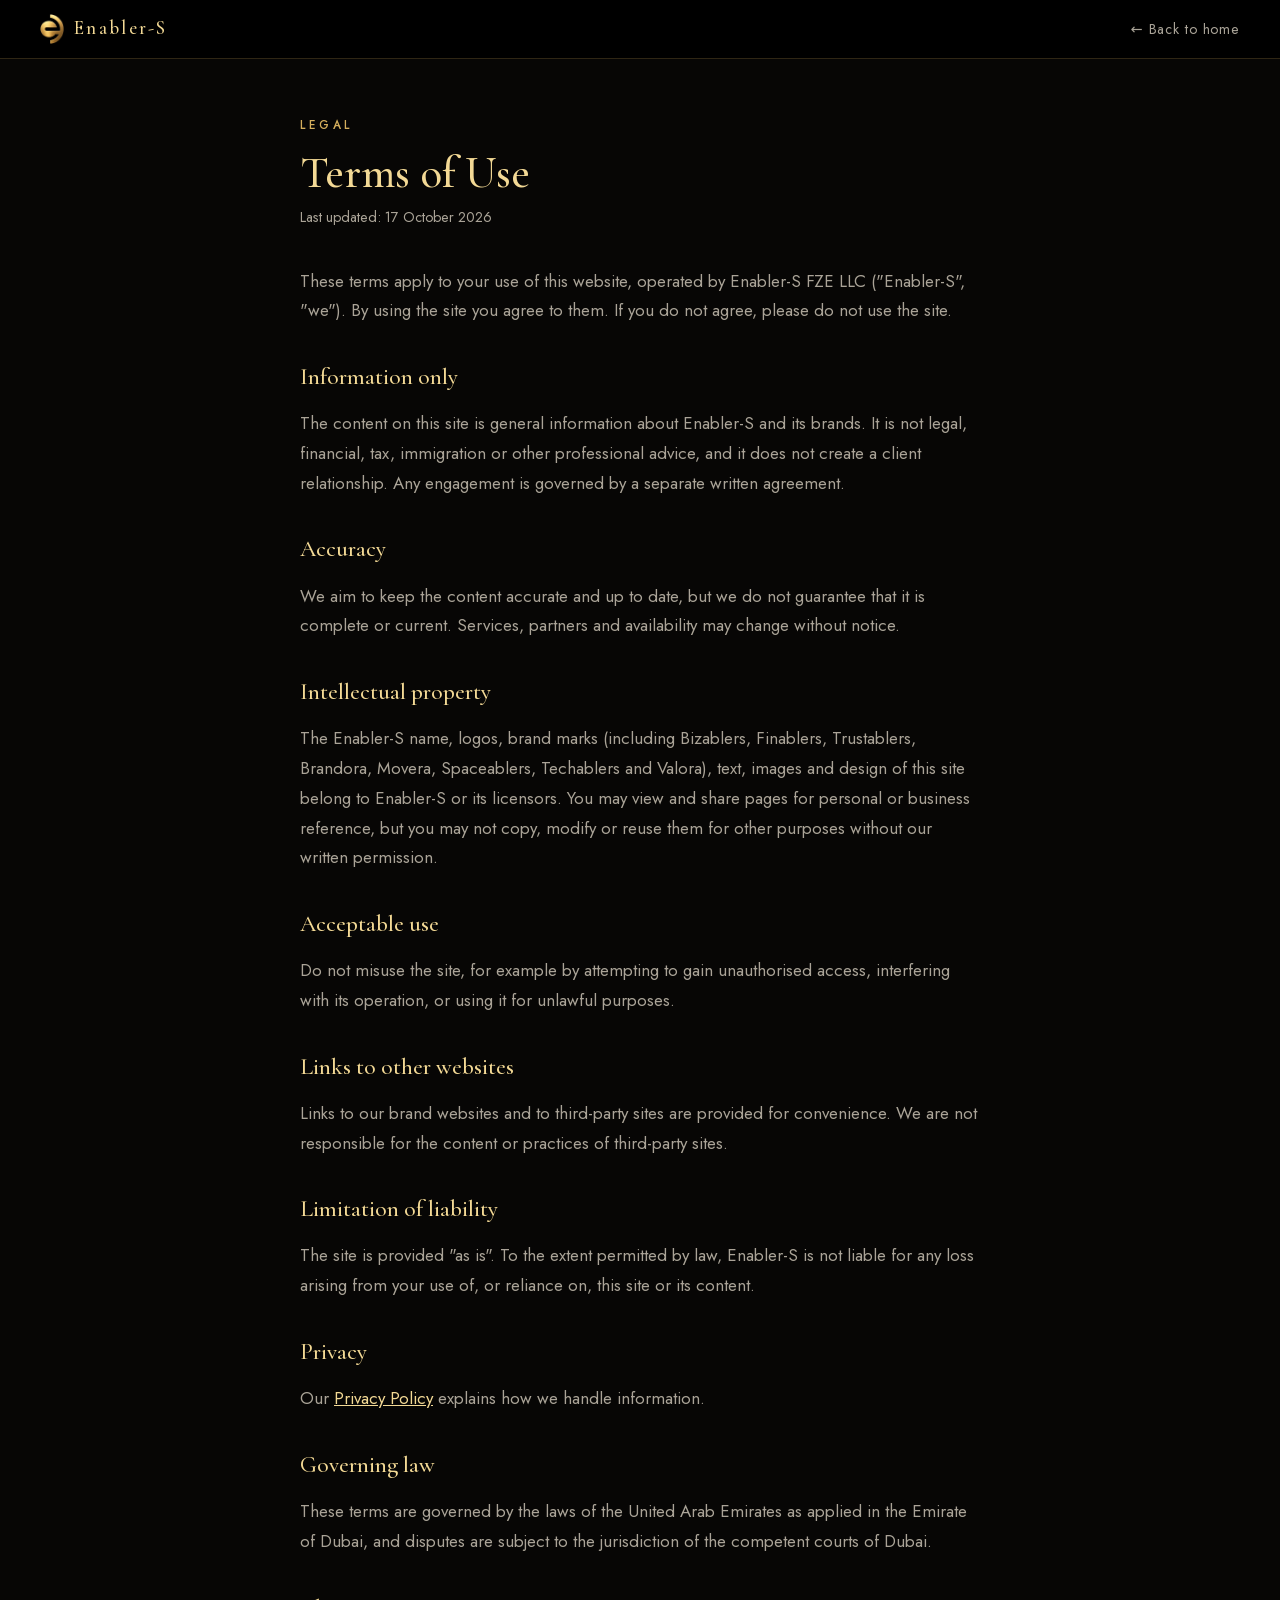
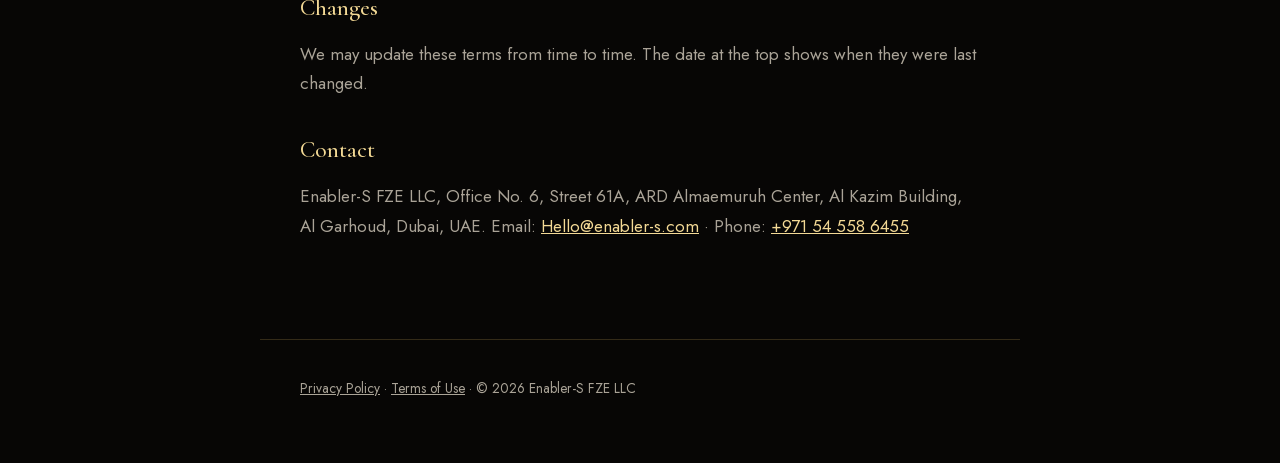
<file: terms.html>
<!doctype html>
<html lang="en">
<head>
  <meta charset="utf-8">
  <meta name="viewport" content="width=device-width, initial-scale=1">
  <title>Terms of Use | Enabler-S</title>
  <meta name="description" content="The terms that apply when you use the Enabler-S website.">
  <link rel="canonical" href="https://enabler-s.vercel.app/terms">
  <link rel="icon" href="assets/favicon.png" type="image/png">
  <link rel="apple-touch-icon" href="/apple-touch-icon.png">
  <link rel="stylesheet" href="fonts/enabler.css">
  <link rel="stylesheet" href="css/legal.css">
</head>
<body>
  <header class="bar">
    <a href="index.html" aria-label="Enabler-S home"><img src="assets/logo-mark.webp" alt="" width="408" height="512">Enabler-S</a>
    <a class="back" href="index.html">← Back to home</a>
  </header>
  <main>
    <p class="eyebrow">Legal</p>
    <h1>Terms of Use</h1>
    <p class="updated">Last updated: 17 October 2026</p>

    <p>These terms apply to your use of this website, operated by Enabler-S FZE LLC ("Enabler-S", "we"). By using the site you agree to them. If you do not agree, please do not use the site.</p>

    <h2>Information only</h2>
    <p>The content on this site is general information about Enabler-S and its brands. It is not legal, financial, tax, immigration or other professional advice, and it does not create a client relationship. Any engagement is governed by a separate written agreement.</p>

    <h2>Accuracy</h2>
    <p>We aim to keep the content accurate and up to date, but we do not guarantee that it is complete or current. Services, partners and availability may change without notice.</p>

    <h2>Intellectual property</h2>
    <p>The Enabler-S name, logos, brand marks (including Bizablers, Finablers, Trustablers, Brandora, Movera, Spaceablers, Techablers and Valora), text, images and design of this site belong to Enabler-S or its licensors. You may view and share pages for personal or business reference, but you may not copy, modify or reuse them for other purposes without our written permission.</p>

    <h2>Acceptable use</h2>
    <p>Do not misuse the site, for example by attempting to gain unauthorised access, interfering with its operation, or using it for unlawful purposes.</p>

    <h2>Links to other websites</h2>
    <p>Links to our brand websites and to third-party sites are provided for convenience. We are not responsible for the content or practices of third-party sites.</p>

    <h2>Limitation of liability</h2>
    <p>The site is provided "as is". To the extent permitted by law, Enabler-S is not liable for any loss arising from your use of, or reliance on, this site or its content.</p>

    <h2>Privacy</h2>
    <p>Our <a href="privacy.html">Privacy Policy</a> explains how we handle information.</p>

    <h2>Governing law</h2>
    <p>These terms are governed by the laws of the United Arab Emirates as applied in the Emirate of Dubai, and disputes are subject to the jurisdiction of the competent courts of Dubai.</p>

    <h2>Changes</h2>
    <p>We may update these terms from time to time. The date at the top shows when they were last changed.</p>

    <h2>Contact</h2>
    <p>Enabler-S FZE LLC, Office No. 6, Street 61A, ARD Almaemuruh Center, Al Kazim Building, Al Garhoud, Dubai, UAE. Email: <a href="mailto:Hello@enabler-s.com">Hello@enabler-s.com</a> · Phone: <a href="tel:+971545586455">+971 54 558 6455</a></p>
  </main>
  <footer>
    <p><a href="privacy.html">Privacy Policy</a> · <a href="terms.html">Terms of Use</a> · © 2026 Enabler-S FZE LLC</p>
  </footer>
</body>
</html>
</file>
<file: fonts/enabler.css>
/* enabler: Google Fonts, self-hosted (latin + latin-ext). Source: https://fonts.googleapis.com/css2?family=Jost:wght@300;400;500;600&family=Cormorant+Garamond:ital,wght@0,500;0,600;1,500&display=swap */

/* Cormorant Garamond italic · latin-ext */
@font-face {
  font-family: 'Cormorant Garamond';
  font-style: italic;
  font-weight: 500;
  font-display: swap;
  src: url(files/cormorant-garamond-italic-latin-ext-1b9087.woff2) format('woff2');
  unicode-range: U+0100-02BA, U+02BD-02C5, U+02C7-02CC, U+02CE-02D7, U+02DD-02FF, U+0304, U+0308, U+0329, U+1D00-1DBF, U+1E00-1E9F, U+1EF2-1EFF, U+2020, U+20A0-20AB, U+20AD-20C4, U+2113, U+2C60-2C7F, U+A720-A7FF;
}

/* Cormorant Garamond italic · latin */
@font-face {
  font-family: 'Cormorant Garamond';
  font-style: italic;
  font-weight: 500;
  font-display: swap;
  src: url(files/cormorant-garamond-italic-latin-39cad6.woff2) format('woff2');
  unicode-range: U+0000-00FF, U+0131, U+0152-0153, U+02BB-02BC, U+02C6, U+02DA, U+02DC, U+0304, U+0308, U+0329, U+2000-206F, U+20AC, U+2122, U+2191, U+2193, U+2212, U+2215, U+FEFF, U+FFFD;
}

/* Cormorant Garamond normal · latin-ext */
@font-face {
  font-family: 'Cormorant Garamond';
  font-style: normal;
  font-weight: 500;
  font-display: swap;
  src: url(files/cormorant-garamond-normal-latin-ext-211149.woff2) format('woff2');
  unicode-range: U+0100-02BA, U+02BD-02C5, U+02C7-02CC, U+02CE-02D7, U+02DD-02FF, U+0304, U+0308, U+0329, U+1D00-1DBF, U+1E00-1E9F, U+1EF2-1EFF, U+2020, U+20A0-20AB, U+20AD-20C4, U+2113, U+2C60-2C7F, U+A720-A7FF;
}

/* Cormorant Garamond normal · latin */
@font-face {
  font-family: 'Cormorant Garamond';
  font-style: normal;
  font-weight: 500;
  font-display: swap;
  src: url(files/cormorant-garamond-normal-latin-e99b45.woff2) format('woff2');
  unicode-range: U+0000-00FF, U+0131, U+0152-0153, U+02BB-02BC, U+02C6, U+02DA, U+02DC, U+0304, U+0308, U+0329, U+2000-206F, U+20AC, U+2122, U+2191, U+2193, U+2212, U+2215, U+FEFF, U+FFFD;
}

/* Cormorant Garamond normal · latin-ext */
@font-face {
  font-family: 'Cormorant Garamond';
  font-style: normal;
  font-weight: 600;
  font-display: swap;
  src: url(files/cormorant-garamond-normal-latin-ext-211149.woff2) format('woff2');
  unicode-range: U+0100-02BA, U+02BD-02C5, U+02C7-02CC, U+02CE-02D7, U+02DD-02FF, U+0304, U+0308, U+0329, U+1D00-1DBF, U+1E00-1E9F, U+1EF2-1EFF, U+2020, U+20A0-20AB, U+20AD-20C4, U+2113, U+2C60-2C7F, U+A720-A7FF;
}

/* Cormorant Garamond normal · latin */
@font-face {
  font-family: 'Cormorant Garamond';
  font-style: normal;
  font-weight: 600;
  font-display: swap;
  src: url(files/cormorant-garamond-normal-latin-e99b45.woff2) format('woff2');
  unicode-range: U+0000-00FF, U+0131, U+0152-0153, U+02BB-02BC, U+02C6, U+02DA, U+02DC, U+0304, U+0308, U+0329, U+2000-206F, U+20AC, U+2122, U+2191, U+2193, U+2212, U+2215, U+FEFF, U+FFFD;
}

/* Jost normal · latin-ext */
@font-face {
  font-family: 'Jost';
  font-style: normal;
  font-weight: 300;
  font-display: swap;
  src: url(files/jost-normal-latin-ext-920dcb.woff2) format('woff2');
  unicode-range: U+0100-02BA, U+02BD-02C5, U+02C7-02CC, U+02CE-02D7, U+02DD-02FF, U+0304, U+0308, U+0329, U+1D00-1DBF, U+1E00-1E9F, U+1EF2-1EFF, U+2020, U+20A0-20AB, U+20AD-20C4, U+2113, U+2C60-2C7F, U+A720-A7FF;
}

/* Jost normal · latin */
@font-face {
  font-family: 'Jost';
  font-style: normal;
  font-weight: 300;
  font-display: swap;
  src: url(files/jost-normal-latin-0428ef.woff2) format('woff2');
  unicode-range: U+0000-00FF, U+0131, U+0152-0153, U+02BB-02BC, U+02C6, U+02DA, U+02DC, U+0304, U+0308, U+0329, U+2000-206F, U+20AC, U+2122, U+2191, U+2193, U+2212, U+2215, U+FEFF, U+FFFD;
}

/* Jost normal · latin-ext */
@font-face {
  font-family: 'Jost';
  font-style: normal;
  font-weight: 400;
  font-display: swap;
  src: url(files/jost-normal-latin-ext-920dcb.woff2) format('woff2');
  unicode-range: U+0100-02BA, U+02BD-02C5, U+02C7-02CC, U+02CE-02D7, U+02DD-02FF, U+0304, U+0308, U+0329, U+1D00-1DBF, U+1E00-1E9F, U+1EF2-1EFF, U+2020, U+20A0-20AB, U+20AD-20C4, U+2113, U+2C60-2C7F, U+A720-A7FF;
}

/* Jost normal · latin */
@font-face {
  font-family: 'Jost';
  font-style: normal;
  font-weight: 400;
  font-display: swap;
  src: url(files/jost-normal-latin-0428ef.woff2) format('woff2');
  unicode-range: U+0000-00FF, U+0131, U+0152-0153, U+02BB-02BC, U+02C6, U+02DA, U+02DC, U+0304, U+0308, U+0329, U+2000-206F, U+20AC, U+2122, U+2191, U+2193, U+2212, U+2215, U+FEFF, U+FFFD;
}

/* Jost normal · latin-ext */
@font-face {
  font-family: 'Jost';
  font-style: normal;
  font-weight: 500;
  font-display: swap;
  src: url(files/jost-normal-latin-ext-920dcb.woff2) format('woff2');
  unicode-range: U+0100-02BA, U+02BD-02C5, U+02C7-02CC, U+02CE-02D7, U+02DD-02FF, U+0304, U+0308, U+0329, U+1D00-1DBF, U+1E00-1E9F, U+1EF2-1EFF, U+2020, U+20A0-20AB, U+20AD-20C4, U+2113, U+2C60-2C7F, U+A720-A7FF;
}

/* Jost normal · latin */
@font-face {
  font-family: 'Jost';
  font-style: normal;
  font-weight: 500;
  font-display: swap;
  src: url(files/jost-normal-latin-0428ef.woff2) format('woff2');
  unicode-range: U+0000-00FF, U+0131, U+0152-0153, U+02BB-02BC, U+02C6, U+02DA, U+02DC, U+0304, U+0308, U+0329, U+2000-206F, U+20AC, U+2122, U+2191, U+2193, U+2212, U+2215, U+FEFF, U+FFFD;
}

/* Jost normal · latin-ext */
@font-face {
  font-family: 'Jost';
  font-style: normal;
  font-weight: 600;
  font-display: swap;
  src: url(files/jost-normal-latin-ext-920dcb.woff2) format('woff2');
  unicode-range: U+0100-02BA, U+02BD-02C5, U+02C7-02CC, U+02CE-02D7, U+02DD-02FF, U+0304, U+0308, U+0329, U+1D00-1DBF, U+1E00-1E9F, U+1EF2-1EFF, U+2020, U+20A0-20AB, U+20AD-20C4, U+2113, U+2C60-2C7F, U+A720-A7FF;
}

/* Jost normal · latin */
@font-face {
  font-family: 'Jost';
  font-style: normal;
  font-weight: 600;
  font-display: swap;
  src: url(files/jost-normal-latin-0428ef.woff2) format('woff2');
  unicode-range: U+0000-00FF, U+0131, U+0152-0153, U+02BB-02BC, U+02C6, U+02DA, U+02DC, U+0304, U+0308, U+0329, U+2000-206F, U+20AC, U+2122, U+2191, U+2193, U+2212, U+2215, U+FEFF, U+FFFD;
}
</file>
<file: css/styles.css>
/* Enabler-S landing page
   Brushed gold over a blurred, gold-graded boardroom video that runs behind the whole page. One column, centred:
   hero (logo at the centre, eight brand discs orbiting it) → global → case studies → contact. */
/* Ginelo (Elegant Luxury Serif) for the Enabler-S name at the centre of the orbit. It is a licensed font, so it is not bundled
   (see the src note below). Until then the name falls back to Cormorant Garamond. */
@font-face {
  font-family: "Ginelo";
  /* To bundle the font: add fonts/Ginelo.woff2 and append  , url("../fonts/Ginelo.woff2") format("woff2")  below.
     (Left out until the file exists, so visitors' browsers don't request a missing file.) */
  src: local("Ginelo"), local("Ginelo Regular"), local("Ginelo-Regular");
  font-display: swap;
}

/* Luxento (Luxury Serif) for the Enabler-S name in the main navigation. Also licensed and not bundled
   (see the src note below). Falls back to Cormorant Garamond. */
@font-face {
  font-family: "Luxento";
  /* To bundle the font: add fonts/Luxento.woff2 and append  , url("../fonts/Luxento.woff2") format("woff2")  below.
     (Left out until the file exists, so visitors' browsers don't request a missing file.) */
  src: local("Luxento"), local("Luxento Regular"), local("Luxento-Regular");
  font-display: swap;
}

:root {
  --bg: #070605;
  --bg-2: #110e0a;
  --gold: #d4ae5c;
  --gold-hi: #f3d995;
  --gold-lo: #8a6528;
  --text: #efe7d6;
  --muted: rgba(239, 231, 214, 0.62);
  --line: rgba(212, 174, 92, 0.28);
  --sans: "Jost", "Futura", "Century Gothic", system-ui, sans-serif;
  --serif: "Cormorant Garamond", Georgia, serif;
  --brand-font: "Ginelo", "Cormorant Garamond", Georgia, serif;
  --nav-font: "Luxento", "Cormorant Garamond", Georgia, serif;
  --gutter: clamp(16px, 4vw, 40px);
}

*, *::before, *::after { box-sizing: border-box; }
html { -webkit-text-size-adjust: 100%; overflow-anchor: none; }
body {
  margin: 0; min-height: 100vh; overflow-x: hidden;
  background:
    radial-gradient(ellipse 60% 45% at 50% 32%, rgba(212, 174, 92, 0.10), transparent 70%),
    radial-gradient(ellipse 120% 80% at 50% 120%, #15100a, transparent 60%),
    var(--bg);
  color: var(--text); font: 400 1.0625rem/1.6 var(--sans);
}
img, svg { display: block; max-width: 100%; }
a { color: inherit; }
h1, h2, h3, p { margin: 0; }
ul { margin: 0; padding: 0; list-style: none; }
em { font: italic 500 1.08em var(--serif); color: var(--gold-hi); }
:focus-visible { outline: 2px solid var(--gold-hi); outline-offset: 4px; border-radius: 6px; }


.eyebrow { font-size: 0.74rem; font-weight: 500; letter-spacing: 0.34em; text-transform: uppercase; color: var(--gold); }

/* ---------- buttons ---------- */
.btn { display: inline-flex; align-items: center; gap: 8px; border: 0; border-radius: 999px; cursor: pointer;
  font: 500 0.95rem/1 var(--sans); letter-spacing: 0.03em; padding: 14px 22px; text-decoration: none;
  transition: transform .2s, background .2s, box-shadow .2s; }
.btn:hover { transform: translateY(-1px); }
.btn-gold { color: #1a1206; background: linear-gradient(180deg, var(--gold-hi), var(--gold) 55%, #b48a3c); box-shadow: 0 6px 24px rgba(212, 174, 92, 0.25); }
.btn-gold:hover { box-shadow: 0 8px 30px rgba(212, 174, 92, 0.4); }
.btn-ghost { color: var(--text); background: rgba(255, 255, 255, 0.04); box-shadow: inset 0 0 0 1px var(--line); }
.btn-ghost:hover { background: rgba(212, 174, 92, 0.1); }
.btn-sm { padding: 10px 16px; font-size: 0.85rem; }

/* ---------- header ---------- */
.top { position: fixed; inset: 0 0 auto; z-index: 20; display: flex; align-items: center; justify-content: space-between; gap: 16px;
  padding: calc(env(safe-area-inset-top, 0px) + 14px) var(--gutter) 14px;
  background: #000; border-bottom: 1px solid rgba(212, 174, 92, 0.22); box-shadow: 0 6px 24px rgba(0, 0, 0, 0.5); }
.brand { display: flex; align-items: center; gap: 10px; text-decoration: none; }
.brand img { width: 26px; height: auto; }
.brand span { font-family: var(--nav-font); font-size: 1.3rem; font-weight: 500; letter-spacing: 0.12em; color: var(--gold-hi); }
.top nav { display: flex; align-items: center; gap: clamp(12px, 2.5vw, 28px); font-size: 0.9rem; }
.top nav a:not(.btn) { text-decoration: none; color: var(--muted); letter-spacing: 0.08em; }
.top nav a:not(.btn):hover { color: var(--gold-hi); }
.brand span, .top nav a { white-space: nowrap; }
@media (max-width: 480px) { .top nav { gap: 12px; font-size: 0.78rem; } .top nav a:not(.btn) { letter-spacing: 0.02em; } }
/* narrow phones: three nav links plus the name must fit on one line */
@media (max-width: 400px) {
  .top { gap: 10px; }
  .brand { gap: 7px; }
  .brand img { width: 22px; }
  .brand span { font-size: 1.05rem; letter-spacing: 0.05em; }
  .top nav { gap: 10px; font-size: 0.74rem; }
}

/* ---------- hero ---------- */
.hero { position: relative; isolation: isolate; overflow: hidden; min-height: 100svh; gap: 0; display: flex; flex-direction: column; align-items: center; justify-content: center; text-align: center;
  padding: 84px var(--gutter) 20px; }
/* Background video: fixed behind the whole page (hero and contact), then darken the centre (behind the logo) and
   fade the edges into the page so the gold orbit and text stay readable */
.hero-video { position: fixed; inset: 0; z-index: -1; overflow: hidden; background: #0d0a06 url("../assets/video/boardroom-poster.jpg") center / cover no-repeat; }
.hero-video video { width: 100%; height: 100%; object-fit: cover; object-position: 50% 42%;
  filter: blur(7px); transform: scale(1.08); }   /* soft focus; the slight zoom hides the blurred edges */
.hero-video::after { content: ""; position: absolute; inset: 0;
  background:
    radial-gradient(ellipse 34% 42% at 50% 50%, rgba(7, 6, 5, 0.55), transparent 100%),
    linear-gradient(180deg, rgba(7, 6, 5, 0.85) 0, rgba(7, 6, 5, 0.38) 18%, rgba(7, 6, 5, 0.38) 62%, rgba(7, 6, 5, 0.7) 100%),
    radial-gradient(ellipse 90% 80% at 50% 45%, transparent 40%, rgba(7, 6, 5, 0.7) 100%); }
.wordmark { white-space: nowrap; font-family: var(--brand-font); font-weight: 500; font-size: clamp(1.1rem, 7cqw, 3rem); line-height: 1.05; letter-spacing: 0.12em; padding-left: 0.12em;
  background: linear-gradient(180deg, var(--gold-hi) 10%, var(--gold) 55%, var(--gold-lo)); -webkit-background-clip: text; background-clip: text; color: transparent; }
.wordmark span { letter-spacing: 0.04em; }
.rule { position: relative; width: min(520px, 80vw); height: 2px; margin: 22px auto 16px; background: linear-gradient(90deg, transparent, var(--line), transparent); }
/* large orbit: the bottom disc's two-line description hangs below the orbit box, so leave it room above the rule */
@media (min-width: 701px) { .rule { margin-top: 48px; } }
.rule span { position: absolute; left: 0; top: -1.5px; width: 34%; height: 5px; border-radius: 3px;
  background: linear-gradient(90deg, var(--gold-lo), var(--gold-hi)); box-shadow: 0 0 14px rgba(243, 217, 149, 0.6); }
.tagline { text-shadow: 0 2px 12px #000; font-size: clamp(1rem, 2.4vw, 1.3rem); letter-spacing: 0.08em; color: var(--gold); }
.cue-title { margin-top: 18px; min-height: 1.6em; font-size: 0.95rem; letter-spacing: 0.06em; color: var(--text); text-shadow: 0 2px 12px #000; }
/* brand list: phones only */
.brand-list { display: none; }
@media (max-width: 700px) {
  /* main.js fills the brand list after load; top-aligning keeps the orbit from jumping up when it arrives */
  .hero { justify-content: flex-start; }
  .cue-title { display: none; }
  .brand-list { display: grid; gap: 10px; width: 100%; max-width: 460px; margin: 26px auto 0; text-align: left; }
  .brand-list li > a, .brand-list li > div { display: flex; align-items: center; gap: 14px; padding: 12px 14px; border-radius: 14px;
    text-decoration: none; background: rgba(12, 10, 8, 0.72); box-shadow: inset 0 0 0 1px var(--line); }
  .brand-list li > a:active { background: rgba(212, 174, 92, 0.16); }
  .bl-logo { flex: none; display: grid; place-items: center; width: 48px; height: 48px; border-radius: 50%;
    background: radial-gradient(circle at 50% 28%, #f8eed4, #e2c98f 60%, #b8924a); box-shadow: inset 0 0 0 1px rgba(243, 217, 149, 0.8); }
  .bl-logo img { width: 66%; height: auto; }
  .bl-logo img[data-shadow] { filter: drop-shadow(0 0 0.6px rgba(40, 24, 6, 0.95)) drop-shadow(0 0 0.6px rgba(40, 24, 6, 0.95)); }
  .bl-text { display: flex; flex-direction: column; min-width: 0; }
  .bl-text b { font-weight: 500; color: var(--gold-hi); letter-spacing: 0.04em; }
  .bl-text small { font-size: 0.8rem; color: var(--muted); }
  .bl-go { margin-left: auto; color: var(--gold); font-size: 1.1rem; }
  /* sub-brand row sits indented under its parent, joined by a short gold rule */
  .brand-list .bl-sub { position: relative; margin: -2px 0 0 28px; }
  .brand-list .bl-sub::before { content: ""; position: absolute; left: -16px; top: -10px; width: 12px; height: 38px;
    border: solid var(--line); border-width: 0 0 1px 1px; border-bottom-left-radius: 8px; }
  .brand-list .bl-sub .bl-logo { width: 40px; height: 40px; background: radial-gradient(circle at 50% 30%, #fffaf0, #efe2c2); }
  .brand-list .bl-sub .bl-logo img { width: 70%; }
  .brand-list .bl-sub2 { margin-left: 56px; }
  .scroll-cue { margin-top: 22px; }
}
.scroll-cue { margin-top: 14px; font-size: 0.85rem; letter-spacing: 0.12em; color: var(--muted); text-decoration: none; }
.scroll-cue .arrow { display: inline-block; margin-left: 4px; animation: nudge 2s ease-in-out infinite; }
@keyframes nudge { 50% { transform: translateX(4px); } }

/* Orbit: discs are placed on a circle of radius 40% by main.js (--x/--y) and rotate slowly */
/* the home page is a single screen: the orbit shrinks with the window height so the tagline and links still fit */
.orbit { container-type: inline-size; position: relative; width: min(720px, 94vw, max(calc(100svh - 350px), 340px)); aspect-ratio: 1; margin: 8px auto 4px; }
.orbit-rings { position: absolute; inset: 0; width: 100%; height: 100%; overflow: visible; }
.orbit-rings circle { fill: none; stroke: rgba(212, 174, 92, 0.16); stroke-width: 0.15; }
.orbit-rings .dash { stroke: rgba(212, 174, 92, 0.42); stroke-width: 0.22; stroke-dasharray: 0.6 1.4;
  transform-origin: 50% 50%; animation: spin 120s linear infinite reverse; }
@keyframes spin { to { transform: rotate(360deg); } }
@media (prefers-reduced-motion: reduce) { .orbit-rings .dash { animation: none; } }

.orbit-core { position: absolute; left: 50%; top: 50%; width: 52%; aspect-ratio: 1; transform: translate(-50%, -50%); border-radius: 50%;
  display: flex; flex-direction: column; align-items: center; justify-content: center; gap: 4%; }
.orbit-core .halo { position: absolute; inset: -6%; border-radius: 50%; z-index: -1;
  background:
    radial-gradient(circle at 50% 46%, rgba(243, 217, 149, 0.28), transparent 46%),
    radial-gradient(circle, rgba(7, 6, 5, 0.82) 0, rgba(7, 6, 5, 0.6) 48%, transparent 71%);
  animation: breathe 6s ease-in-out infinite; }
@keyframes breathe { 50% { opacity: 0.8; transform: scale(0.97); } }
@media (prefers-reduced-motion: reduce) { .orbit-core .halo { animation: none; } }
.orbit-core img { width: 42%; height: auto; filter: drop-shadow(0 16px 26px rgba(0, 0, 0, 0.7)) drop-shadow(0 0 1px rgba(243, 217, 149, 0.6)); }

.tabs { --d: clamp(44px, 12.5cqw, 88px); position: absolute; inset: 0; }
/* small orbit (phones, short screens): discs only; the selected pillar is named below the orbit */
@container (max-width: 560px) {
  .tab { width: auto; gap: 5px; }
  .tab .num, .tab .about, .tab .tip { display: none; }
  .tab .label { font-size: 0.6rem; letter-spacing: 0.02em; white-space: nowrap; }   /* small orbit: names only */
  .orbit-core { width: 58%; }
}
.tab { position: absolute; left: 50%; top: 50%; width: 140px; display: flex; flex-direction: column; align-items: center; gap: 10px;
  padding: 0; border: 0; background: none; color: var(--muted); cursor: pointer; font: 500 0.8rem/1.3 var(--sans); letter-spacing: 0.04em;
  transform: translate(var(--x, 0px), var(--y, 0px)) translate(-50%, calc(var(--d) / -2)); will-change: transform; }
.tab .disc { position: relative; display: grid; place-items: center; width: var(--d); height: var(--d); border-radius: 50%;
  background: radial-gradient(circle at 50% 30%, #1d1710, #0b0907 70%);
  box-shadow: inset 0 0 0 1px var(--line), 0 10px 24px rgba(0, 0, 0, 0.55);
  transition: transform .3s cubic-bezier(.2, .8, .2, 1), box-shadow .3s, background .3s; }
.tab .disc::after { content: ""; position: absolute; inset: -5px; border-radius: 50%; border: 1px solid transparent; transition: border-color .3s; }
.tab .num { position: absolute; top: 11%; font-size: 0.6rem; letter-spacing: 0.14em; color: var(--gold-lo); }
.tab svg { width: 42%; height: 42%; fill: none; stroke: var(--gold); stroke-width: 1.5; stroke-linecap: round; stroke-linejoin: round; transition: stroke .3s; }
.tab .mark { width: 46%; height: auto; margin-top: 6%; filter: drop-shadow(0 1px 1px rgba(0, 0, 0, 0.25)); }
/* brand marks sit on a pale gold disc so their own colours read */
.tab .disc.has-logo { background: radial-gradient(circle at 50% 28%, #f8eed4, #e2c98f 60%, #b8924a); box-shadow: inset 0 0 0 1px rgba(243, 217, 149, 0.8), 0 10px 24px rgba(0, 0, 0, 0.55); }
.tab .disc.has-logo .num { color: #8a6528; }
/* white logos get a thin dark outline so small letters stay crisp on gold */
.tab .mark[data-shadow="strong"] { margin-top: 6%; filter: drop-shadow(0 0 0.6px rgba(40, 24, 6, 0.95)) drop-shadow(0 0 0.6px rgba(40, 24, 6, 0.95)) drop-shadow(0 2px 4px rgba(60, 38, 10, 0.45)); }
/* pale metal logos (Spaceablers, Techablers) need a firmer shadow to separate from the gold disc */
.tab .mark[data-shadow="true"] { margin-top: 10%; filter: drop-shadow(0 1px 1px rgba(60, 38, 10, 0.55)) drop-shadow(0 3px 6px rgba(60, 38, 10, 0.3)); }
/* a few words under each name, and the one-line summary on hover/focus */
.tab .about { max-width: 132px; margin-top: -6px; font-size: 0.68rem; font-weight: 400; line-height: 1.3; letter-spacing: 0.02em;
  color: rgba(239, 231, 214, 0.72); text-shadow: 0 1px 3px #000, 0 2px 10px #000; }
.tab .tip { position: absolute; bottom: calc(100% + 10px); left: 50%; z-index: 5; width: max-content; max-width: 220px; padding: 10px 14px;
  border-radius: 12px; font-size: 0.8rem; font-weight: 500; line-height: 1.4; letter-spacing: 0.01em; color: var(--text); text-align: center;
  background: rgba(12, 10, 8, 0.94); box-shadow: inset 0 0 0 1px var(--line), 0 12px 30px rgba(0, 0, 0, 0.5);
  opacity: 0; transform: translate(-50%, 6px); pointer-events: none; transition: opacity .2s, transform .2s; }
.tab:hover .tip, .tab:focus-visible .tip { opacity: 1; transform: translate(-50%, 0); }
.tab:hover, .tab:focus-visible { z-index: 10; }   /* hovered disc (and its summary) above its neighbours */
.tab .label { text-shadow: 0 1px 3px #000, 0 2px 12px #000; }
.tab:hover .disc { transform: scale(1.08); box-shadow: inset 0 0 0 1px var(--gold), 0 14px 30px rgba(0, 0, 0, 0.6); }
.tab:hover { color: var(--text); }
.tab[aria-pressed="true"] { color: var(--gold-hi); }
.tab[aria-pressed="true"] .disc { transform: scale(1.12);
  background: radial-gradient(circle at 50% 28%, var(--gold-hi), var(--gold) 45%, #8e6a2c);
  box-shadow: 0 0 0 1px var(--gold-hi), 0 0 34px rgba(243, 217, 149, 0.4), 0 14px 30px rgba(0, 0, 0, 0.6); }
.tab[aria-pressed="true"] .disc::after { border-color: rgba(243, 217, 149, 0.45); }
.tab[aria-pressed="true"] svg { stroke: #1a1206; }
.tab[aria-pressed="true"] .num { color: #4a3510; }
.tab[aria-pressed="true"] .num { color: #4a3510; }
/* sub-brand (Public-Private Alliance under Bizabler-S): a small ivory disc riding on the parent disc's upper right */
.tab .sub-disc { position: absolute; right: -16%; top: -10%; z-index: 1; display: grid; place-items: center; width: 44%; aspect-ratio: 1; border-radius: 50%;
  background: radial-gradient(circle at 50% 30%, #fffaf0, #efe2c2); box-shadow: 0 0 0 1.5px var(--gold), 0 4px 10px rgba(0, 0, 0, 0.5); }
.tab .sub-disc img { width: 70%; height: auto; }
/* a second sub-brand (Gocha Style under UG Depot) rides just below the first, slightly smaller */
.tab .sub-disc.sub-2 { right: -30%; top: 34%; width: 38%; }


/* ---------- global & case studies pages ---------- */
.subpage main { padding-top: 40px; }
/* background video on the case studies page: darker than the home page so long text stays readable */
.page-video::after { background:
  linear-gradient(180deg, rgba(7, 6, 5, 0.9) 0, rgba(7, 6, 5, 0.66) 22%, rgba(7, 6, 5, 0.66) 70%, rgba(7, 6, 5, 0.9) 100%); }
@media (prefers-reduced-motion: reduce) { .page-video video { display: none; } }
/* Global page: the globe is already dark, so a lighter blur and veil keep the gold city lights visible */
.globe-video { background-image: url("../assets/video/globe-poster.jpg"); background-color: #000; }
.globe-video video { filter: blur(1.5px) saturate(1.1); transform: scale(1.02); object-position: 50% 50%; }
.globe-video::after { background:
  linear-gradient(180deg, rgba(7, 6, 5, 0.75) 0, rgba(7, 6, 5, 0.35) 25%, rgba(7, 6, 5, 0.5) 60%, rgba(7, 6, 5, 0.85) 100%); }
.page-video ~ main .region-list > li, .page-video ~ main .services > li { background: rgba(12, 10, 8, 0.82); backdrop-filter: blur(6px); }   /* poster still shows */
.page-video ~ main .block h1, .page-video ~ main .block h2, .page-video ~ main .lead { text-shadow: 0 2px 14px #000; }
.page-video ~ main .case, .page-video ~ main .process > li { background: rgba(12, 10, 8, 0.86); backdrop-filter: blur(6px); }
.top nav a[aria-current="page"] { color: var(--gold-hi); }
.block { max-width: 1120px; margin: 0 auto; padding: 96px var(--gutter) 0; text-align: center; }
.block.page-head { padding-top: 72px; }
.block h1, .block h2 { margin-top: 14px; font-weight: 400; font-size: clamp(1.8rem, 4.2vw, 2.8rem); line-height: 1.15; text-wrap: balance; }
.block h1 { font-size: clamp(2.2rem, 5.6vw, 3.8rem); line-height: 1.08; }
.block .lead { max-width: 660px; margin: 18px auto 0; color: var(--muted); text-wrap: pretty; }
.block h3 { margin: 0; font-weight: 500; letter-spacing: 0.03em; color: var(--gold-hi); }
.block .note { max-width: 680px; margin: 28px auto 0; font-size: 0.78rem; color: rgba(239, 231, 214, 0.45); }
.block .tag { font-size: 0.7rem; letter-spacing: 0.18em; text-transform: uppercase; color: var(--gold); }
.block .by { font-size: 0.72rem; letter-spacing: 0.16em; text-transform: uppercase; color: var(--gold-lo); }
/* shared card surface */
.region-list > li, .hubs > li, .services > li, .case, .process > li { border-radius: 16px; background: rgba(12, 10, 8, 0.78); box-shadow: inset 0 0 0 1px var(--line); text-align: left; }

/* stat strip: one panel split into cells by 1px gold hairlines */
.stats { display: grid; grid-template-columns: repeat(2, 1fr); gap: 1px; max-width: 880px; margin: 44px auto 0; overflow: hidden;
  border-radius: 16px; background: var(--line); box-shadow: inset 0 0 0 1px var(--line); }
@media (min-width: 700px) { .stats { grid-template-columns: repeat(4, 1fr); } }
.stats > div { display: flex; flex-direction: column-reverse; gap: 6px; padding: 22px 12px; background: #0c0a08; }
.stats dt { font-size: 0.68rem; letter-spacing: 0.2em; text-transform: uppercase; color: var(--muted); }
.stats dd { margin: 0; font: 500 2.4rem/1 var(--serif); color: var(--gold-hi); }

/* regions: one wide row each, countries as chips */
.region-list { display: grid; gap: 12px; margin-top: 40px; }
.region-list > li { display: grid; gap: 14px; padding: 22px 24px; }
@media (min-width: 760px) { .region-list > li { grid-template-columns: 330px 1fr; align-items: center; gap: 24px; } }
.rl-head div span { display: block; margin-top: 4px; font-size: 0.8rem; letter-spacing: 0.06em; color: var(--muted); }
.chips { display: flex; flex-wrap: wrap; gap: 8px; }
.chips li { padding: 6px 13px; border-radius: 999px; font-size: 0.84rem; color: var(--text);
  background: rgba(212, 174, 92, 0.07); box-shadow: inset 0 0 0 1px rgba(212, 174, 92, 0.22); }

/* key hubs: cards with labelled facts */
.hubs { display: grid; grid-template-columns: repeat(auto-fit, minmax(290px, 1fr)); gap: 14px; margin-top: 40px; }
.hubs > li { display: flex; flex-direction: column; gap: 8px; padding: 24px; }
.hubs h3 { font: 500 1.5rem/1.2 var(--serif); }
.hubs p:not(.tag) { font-size: 0.92rem; line-height: 1.55; color: var(--muted); }
.facts { display: grid; gap: 8px; margin: auto 0 0; padding-top: 14px; border-top: 1px solid rgba(212, 174, 92, 0.16); }
.facts div { display: flex; justify-content: space-between; gap: 16px; font-size: 0.86rem; }
.facts dt { color: var(--muted); }
.facts dd { margin: 0; text-align: right; color: var(--text); }

/* services: what we handle in every market */
.services { display: grid; grid-template-columns: 1fr; gap: 14px; margin-top: 40px; }
/* eight brand cards in whole rows: 4 × 2 on desktop, 2 × 4 on tablets, one column on phones */
@media (min-width: 640px) { .services { grid-template-columns: repeat(2, 1fr); } }
@media (min-width: 1100px) { .services { grid-template-columns: repeat(4, 1fr); } .svc-body { padding: 0 20px 20px; } }
.services > li { display: flex; flex-direction: column; overflow: hidden; }
/* photo banner, darkened towards the card so the gold logo disc reads where it overlaps */
.svc-photo { position: relative; aspect-ratio: 16 / 9; }
.svc-photo img { width: 100%; height: 100%; object-fit: cover; filter: saturate(0.85); }
.svc-photo::after { content: ""; position: absolute; inset: 0; background: linear-gradient(180deg, rgba(12, 10, 8, 0.05) 40%, rgba(12, 10, 8, 0.9)); }
.svc-body { flex: 1; display: flex; flex-direction: column; gap: 8px; padding: 0 24px 22px; }
.services .svc-logo { position: relative; z-index: 1; display: grid; place-items: center; width: 64px; height: 64px; margin: -32px 0 6px; border-radius: 50%;
  background: radial-gradient(circle at 50% 28%, #f8eed4, #e2c98f 60%, #b8924a); box-shadow: inset 0 0 0 1px rgba(243, 217, 149, 0.8), 0 8px 20px rgba(0, 0, 0, 0.5); }
.services .svc-logo img { width: 62%; height: auto; filter: drop-shadow(0 1px 1px rgba(0, 0, 0, 0.25)); }
/* pale metal logos (Spaceablers, Techablers) need a firmer shadow on the gold disc, as in the orbit */
.services .svc-logo img[data-shadow] { width: 70%; filter: drop-shadow(0 1px 1px rgba(60, 38, 10, 0.55)) drop-shadow(0 3px 6px rgba(60, 38, 10, 0.3)); }
.services p:not(.by) { font-size: 0.92rem; line-height: 1.55; color: var(--muted); }
.services .by { margin-top: auto; padding-top: 6px; }

/* case studies: wide rows, meta | story | result */
.case-list { display: grid; gap: 14px; margin: 40px 0 0; padding: 0; list-style: none; }
.case { display: grid; gap: 18px; padding: 26px 24px; }
@media (min-width: 900px) { .case { grid-template-columns: 180px 1fr 220px; gap: 32px; padding: 30px 32px; } }
.case-meta { display: flex; flex-direction: column; gap: 6px; }
.case-photo { margin-bottom: 8px; overflow: hidden; border-radius: 12px; aspect-ratio: 16 / 9; box-shadow: inset 0 0 0 1px var(--line); }
.case-photo img { width: 100%; height: 100%; object-fit: cover; filter: saturate(0.85); }
@media (min-width: 900px) { .case-photo { aspect-ratio: 4 / 3; } }
.case-meta .num { font: 500 2.4rem/1 var(--serif); color: var(--gold); }
.case-meta .where { font-size: 0.86rem; color: var(--muted); }
.case-meta .by { margin-top: auto; padding-top: 6px; }
.case-body h3 { font: 500 1.6rem/1.2 var(--serif); }
.case-body .client { margin-top: 6px; font-size: 0.84rem; font-style: italic; color: var(--muted); }
.case-body dl { margin: 16px 0 0; display: grid; gap: 12px; }
.case-body dt { font-size: 0.68rem; letter-spacing: 0.2em; text-transform: uppercase; color: var(--gold); }
.case-body dd { margin: 4px 0 0; font-size: 0.93rem; line-height: 1.55; color: rgba(239, 231, 214, 0.78); }
.case-result { padding-top: 18px; border-top: 1px solid rgba(212, 174, 92, 0.16); }
@media (min-width: 900px) { .case-result { padding: 0 0 0 28px; border-top: 0; border-left: 1px solid rgba(212, 174, 92, 0.16); display: flex; flex-direction: column; justify-content: center; } }
.case-result .big { font: 500 2.1rem/1.1 var(--serif); color: var(--gold-hi); }
.case-result p:not(.big) { margin-top: 8px; font-size: 0.88rem; line-height: 1.5; color: var(--text); }

/* method: five steps */
.process { display: grid; grid-template-columns: repeat(auto-fit, minmax(190px, 1fr)); gap: 14px; margin: 40px 0 0; padding: 0; list-style: none; }
.process > li { display: flex; flex-direction: column; gap: 8px; padding: 22px; }
.process .num { font: 500 1.8rem/1 var(--serif); color: var(--gold); }
.process h3 { font-size: 1rem; }
.process p { font-size: 0.88rem; line-height: 1.5; color: var(--muted); }

/* icons (gold line glyphs in a ringed disc) and round flags */
.ico { flex: none; display: inline-grid; place-items: center; width: 44px; height: 44px; border-radius: 50%;
  background: radial-gradient(circle at 50% 30%, #1d1710, #0b0907 70%); box-shadow: inset 0 0 0 1px var(--line); }
.ico svg { width: 22px; height: 22px; fill: none; stroke: var(--gold); stroke-width: 1.5; stroke-linecap: round; stroke-linejoin: round; }
.flag { flex: none; width: 18px; height: 18px; border-radius: 50%; object-fit: cover; box-shadow: 0 0 0 1px rgba(243, 217, 149, 0.35); }
.flag-lg { width: 34px; height: 34px; box-shadow: 0 0 0 1px rgba(243, 217, 149, 0.5), 0 4px 12px rgba(0, 0, 0, 0.5); }
.chips li { display: inline-flex; align-items: center; gap: 8px; padding-left: 7px; }
.rl-head { display: flex; align-items: center; gap: 14px; }
.hub-name { display: flex; align-items: center; gap: 12px; }
.case-top { display: flex; align-items: center; justify-content: space-between; gap: 12px; }
.process .case-top { margin-bottom: 4px; }

/* contact page: three detail cards */
.contact-page { padding-bottom: 96px; }
.contact-cards { display: grid; grid-template-columns: repeat(auto-fit, minmax(240px, 1fr)); gap: 14px; margin: 44px 0 0; }
.contact-cards > div { padding: 24px; border-radius: 16px; text-align: left; background: rgba(12, 10, 8, 0.86); box-shadow: inset 0 0 0 1px var(--line); backdrop-filter: blur(6px); }
.contact-cards dt { font-size: 0.72rem; letter-spacing: 0.3em; text-transform: uppercase; color: var(--gold); }
.contact-cards dd { margin: 10px 0 0; color: var(--muted); line-height: 1.55; }
.contact-cards dd a { color: var(--text); text-decoration: none; font-size: 1.05rem; }
.contact-cards dd a:hover { color: var(--gold-hi); }
.cta { padding-bottom: 80px; }
.cta .btn { margin-top: 28px; }
.sub-footer { padding: 28px var(--gutter) calc(env(safe-area-inset-bottom, 0px) + 28px); text-align: center; border-top: 1px solid rgba(212, 174, 92, 0.14); }
.sub-footer .legal-links { margin-top: 0; }

/* ---------- contact ---------- */
.contact h2 { margin-top: 14px; font-weight: 400; font-size: clamp(1.8rem, 4.2vw, 2.8rem); line-height: 1.15; text-wrap: balance; }
.contact { max-width: 1120px; margin: 40px auto 0; padding: 64px var(--gutter) calc(env(safe-area-inset-bottom, 0px) + 32px); text-align: center; border-top: 1px solid rgba(212, 174, 92, 0.14);
  text-shadow: 0 2px 12px #000; }
.contact dl { display: grid; grid-template-columns: repeat(auto-fit, minmax(220px, 1fr)); gap: 24px; margin: 36px 0 0; }
.contact dt { font-size: 0.72rem; letter-spacing: 0.3em; text-transform: uppercase; color: var(--gold); }
.contact dd { margin: 6px 0 0; color: var(--muted); }
.contact dd a { text-decoration: none; color: var(--text); }
.contact dd a:hover { color: var(--gold-hi); }
.legal-links { display: flex; flex-wrap: wrap; justify-content: center; align-items: center; gap: 10px; margin-top: 40px; font-size: 0.85rem; }
.legal-links a, .linklike { color: var(--muted); text-decoration: none; }
.legal-links a:hover, .linklike:hover { color: var(--gold-hi); }
.linklike { padding: 0; border: 0; background: none; font: inherit; cursor: pointer; }
.legal-links span { color: rgba(239, 231, 214, 0.3); }
.fine { margin-top: 16px; font-size: 0.8rem; color: rgba(239, 231, 214, 0.4); }

/* legal links at the foot of the one-screen home page */
.home-legal { margin-top: 14px; gap: 8px; font-size: 0.76rem; color: rgba(239, 231, 214, 0.45); text-shadow: 0 2px 10px #000; }

/* ---------- cookies & terms notice ---------- */
.consent { position: fixed; left: 50%; bottom: calc(env(safe-area-inset-bottom, 0px) + 16px); z-index: 60; width: min(760px, calc(100% - 32px));
  display: flex; align-items: center; gap: 18px; padding: 16px 18px; border-radius: 16px; text-align: left;
  background: rgba(12, 10, 8, 0.96); box-shadow: inset 0 0 0 1px var(--line), 0 20px 50px rgba(0, 0, 0, 0.6);
  transform: translate(-50%, 20px); opacity: 0; transition: transform .35s cubic-bezier(.2, .8, .2, 1), opacity .35s; }
.consent.in { transform: translate(-50%, 0); opacity: 1; }
.consent[hidden] { display: none; }
.consent p { font-size: 0.86rem; line-height: 1.5; color: var(--muted); }
.consent p a { color: var(--gold-hi); }
.consent-actions { flex: none; display: flex; gap: 8px; }
@media (max-width: 640px) {
  .consent { flex-direction: column; align-items: stretch; gap: 12px; }
  .consent-actions .btn { flex: 1; justify-content: center; }
}
@media (prefers-reduced-motion: reduce) { .consent { transition: none; } }
</file>
<file: css/legal.css>
/* Privacy Policy and Terms of Use pages: a readable column on the site's dark ground */
:root { --bg: #070605; --gold: #d4ae5c; --gold-hi: #f3d995; --text: #efe7d6; --muted: rgba(239, 231, 214, 0.7); --line: rgba(212, 174, 92, 0.22); }
*, *::before, *::after { box-sizing: border-box; }
body { margin: 0; background: var(--bg); color: var(--text); font: 400 1.0625rem/1.75 "Jost", system-ui, sans-serif; }
a { color: var(--gold-hi); }
:focus-visible { outline: 2px solid var(--gold-hi); outline-offset: 3px; border-radius: 4px; }
.bar { display: flex; align-items: center; justify-content: space-between; gap: 16px; padding: 14px clamp(16px, 4vw, 40px); background: #000; border-bottom: 1px solid var(--line); }
.bar a { display: flex; align-items: center; gap: 10px; text-decoration: none; color: var(--gold-hi); letter-spacing: 0.12em; font: 500 1.2rem/1 "Cormorant Garamond", Georgia, serif; }
.bar img { width: 24px; height: auto; }
.bar .back { font: 400 0.9rem/1 "Jost", system-ui, sans-serif; letter-spacing: 0.06em; color: var(--muted); }
main { max-width: 760px; margin: 0 auto; padding: 56px clamp(16px, 4vw, 40px) 80px; }
.eyebrow { margin: 0; font-size: 0.74rem; font-weight: 500; letter-spacing: 0.3em; text-transform: uppercase; color: var(--gold); }
h1 { margin: 12px 0 6px; font: 500 clamp(2rem, 5vw, 2.8rem)/1.15 "Cormorant Garamond", Georgia, serif; color: var(--gold-hi); }
.updated { margin: 0 0 36px; color: var(--muted); font-size: 0.9rem; }
h2 { margin: 36px 0 8px; font: 500 1.45rem/1.3 "Cormorant Garamond", Georgia, serif; color: var(--gold-hi); }
p, li { color: var(--muted); }
ul { padding-left: 1.2em; }
li { margin: 6px 0; }
footer { max-width: 760px; margin: 0 auto; padding: 24px clamp(16px, 4vw, 40px) 48px; border-top: 1px solid var(--line); font-size: 0.85rem; color: rgba(239, 231, 214, 0.45); }
footer a { color: var(--muted); }
</file>
